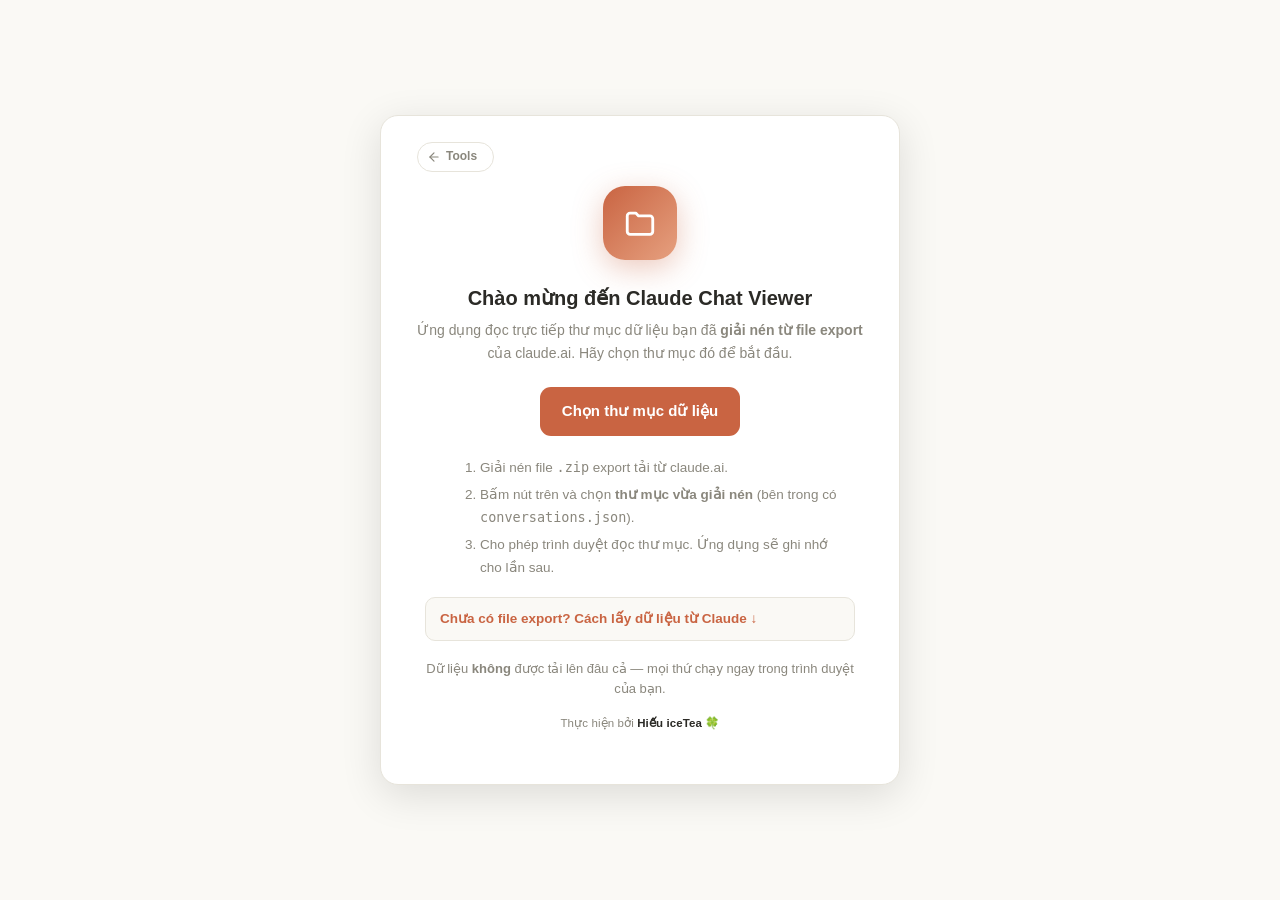
<file: claude-chat-viewer/index.html>
<!doctype html>
<!--
  Claude Chat Viewer — trình xem offline cho dữ liệu export của claude.ai
  Tác giả: Hiếu iceTea 🍀
  Hỗ trợ bởi: Claude (Claude Code, model Claude Opus 4.8)
  Kiến trúc data-driven: toàn bộ code tách khỏi dữ liệu; đọc trực tiếp thư mục export.
-->
<html lang="vi">
<head>
  <meta charset="utf-8">
  <meta name="viewport" content="width=device-width, initial-scale=1">
  <title>Claude Chat Viewer - by Hiếu iceTea 🍀</title>

  <!-- Chia sẻ mạng xã hội — Facebook / Messenger / Zalo / Microsoft Teams đều đọc Open Graph -->
  <meta property="og:type" content="website">
  <meta property="og:url" content="https://tools.hieu-icetea.io.vn/claude-chat-viewer/">
  <meta property="og:site_name" content="Tools — Hiếu iceTea">
  <meta property="og:locale" content="vi_VN">
  <meta property="og:title" content="Claude Chat Viewer — Xem offline dữ liệu export claude.ai">
  <meta property="og:description" content="Xem dữ liệu export từ claude.ai ngay trong trình duyệt, 100% offline — không gửi đi đâu. Tìm kiếm toàn văn, xem dự án, xuất Markdown/ZIP. Mở là dùng, miễn phí.">
  <meta property="og:image" content="https://tools.hieu-icetea.io.vn/claude-chat-viewer/assets/og-image/og-a-cream.png">
  <meta property="og:image:width" content="1200">
  <meta property="og:image:height" content="630">
  <meta property="og:image:alt" content="Claude Chat Viewer — Xem offline dữ liệu export từ claude.ai, 100% trong trình duyệt">
  <meta name="twitter:card" content="summary_large_image">
  <meta name="twitter:title" content="Claude Chat Viewer — Xem offline dữ liệu export claude.ai">
  <meta name="twitter:description" content="Xem dữ liệu export từ claude.ai ngay trong trình duyệt, 100% offline. Tìm kiếm toàn văn, xuất Markdown/ZIP.">
  <meta name="twitter:image" content="https://tools.hieu-icetea.io.vn/claude-chat-viewer/assets/og-image/og-a-cream.png">

  <link rel="stylesheet" href="css/styles.css">
  <script>
    // Bắt lỗi khởi động (vd trình duyệt cũ không hiểu cú pháp) → hiện thông báo thay vì trang trắng
    window.addEventListener("error", function (e) {
      var app = document.getElementById("app");
      if (app && !app.hidden) return;           // app đã chạy được thì bỏ qua
      var f = document.getElementById("fatal");
      if (!f) return;
      f.hidden = false;
      var m = document.getElementById("fatalMsg");
      if (m && e && e.message) m.textContent = "Chi tiết kỹ thuật: " + e.message;
    });
  </script>
</head>
<body>

  <!-- ======= Khi TẮT JavaScript ======= -->
  <noscript>
    <div class="overlay">
      <div class="panel">
        <div class="logo-pulse" style="animation:none"><svg class="ic" viewBox="0 0 24 24" fill="none" stroke="currentColor" stroke-width="2" stroke-linecap="round" stroke-linejoin="round"><path d="M10.29 3.86 1.82 18a2 2 0 0 0 1.71 3h16.94a2 2 0 0 0 1.71-3L13.71 3.86a2 2 0 0 0-3.42 0z"/><path d="M12 9v4"/><path d="M12 17h.01"/></svg></div>
        <h2>Cần bật JavaScript</h2>
        <p class="sub">Ứng dụng đọc &amp; hiển thị dữ liệu ngay trong trình duyệt của bạn và cần
          <b>JavaScript</b> để hoạt động. Vui lòng bật JavaScript rồi tải lại trang.</p>
        <p class="hint">Khuyến nghị dùng phiên bản mới của <b>Chrome</b> hoặc <b>Edge</b>.</p>
        <p class="credit" style="margin-top:16px">Thực hiện bởi <a class="credit-link" href="https://hieu-icetea.io.vn" target="_blank" rel="noopener">Hiếu iceTea</a> 🍀</p>
      </div>
    </div>
  </noscript>

  <!-- ======= Trình duyệt không tương thích / lỗi khởi động ======= -->
  <div id="fatal" class="overlay" hidden>
    <div class="panel">
      <div class="logo-pulse" style="animation:none"><svg class="ic" viewBox="0 0 24 24" fill="none" stroke="currentColor" stroke-width="2" stroke-linecap="round" stroke-linejoin="round"><circle cx="12" cy="12" r="10"/><path d="m4.9 4.9 14.2 14.2"/></svg></div>
      <h2>Trình duyệt không tương thích</h2>
      <p class="sub">Có lỗi khi khởi động ứng dụng — có thể trình duyệt của bạn quá cũ
        hoặc thiếu tính năng cần thiết.</p>
      <p class="hint" id="fatalMsg"></p>
      <p class="hint">Hãy dùng phiên bản mới nhất của <b>Chrome</b> hoặc <b>Edge</b> rồi tải lại trang.</p>
    </div>
  </div>

  <!-- ======= Màn hình đang tải ======= -->
  <div id="loading" class="overlay" hidden>
    <div class="panel">
      <div class="logo-pulse"><svg class="ic" viewBox="0 0 24 24" fill="none" stroke="currentColor" stroke-width="2" stroke-linecap="round" stroke-linejoin="round"><path d="M21 15a2 2 0 0 1-2 2H7l-4 4V5a2 2 0 0 1 2-2h14a2 2 0 0 1 2 2z"/></svg></div>
      <h2>Đang tải dữ liệu</h2>
      <p class="sub">Đọc thư mục và dựng hội thoại…</p>
      <div class="dots"><i></i><i></i><i></i></div>
      <div id="loadStatus">Đang chuẩn bị…</div>
      <div class="bar"><span id="loadBar"></span></div>
      <div id="loadExtra" class="load-extra" hidden>
        <span id="loadElapsed"></span>
        <span id="loadEta"></span>
      </div>
    </div>
  </div>

  <!-- ======= Màn hình chọn thư mục ======= -->
  <div id="onboarding" class="overlay" hidden>
    <div class="panel">
      <div class="ob-back"><a class="backlink" href="../" title="Tools by Hiếu iceTea"><svg class="ic" viewBox="0 0 24 24" fill="none" stroke="currentColor" stroke-width="2" stroke-linecap="round" stroke-linejoin="round"><path d="M19 12H5"/><path d="m12 19-7-7 7-7"/></svg><span class="bl-base">Tools</span><span class="bl-extra"> by Hiếu iceTea</span></a></div>
      <div class="logo-pulse"><svg class="ic" viewBox="0 0 24 24" fill="none" stroke="currentColor" stroke-width="2" stroke-linecap="round" stroke-linejoin="round"><path d="M3 7a2 2 0 0 1 2-2h4l2 2h8a2 2 0 0 1 2 2v9a2 2 0 0 1-2 2H5a2 2 0 0 1-2-2z"/></svg></div>
      <h2 id="obTitle">Chào mừng</h2>
      <p class="sub" id="obDesc"></p>
      <div style="margin:22px 0 6px"><button id="btnChoose" class="btn">Chọn thư mục dữ liệu</button></div>
      <div class="warn" id="obError" hidden></div>
      <ol class="steps">
        <li>Giải nén file <code>.zip</code> export tải từ claude.ai.</li>
        <li>Bấm nút trên và chọn <b>thư mục vừa giải nén</b> (bên trong có <code>conversations.json</code>).</li>
        <li>Cho phép trình duyệt đọc thư mục. Ứng dụng sẽ ghi nhớ cho lần sau.</li>
      </ol>
      <details class="ob-export">
        <summary>Chưa có file export? Cách lấy dữ liệu từ Claude ↓</summary>
        <ol class="steps">
          <li>Mở <b>claude.ai</b> → bấm avatar/tên (góc màn hình) → <b>Settings</b>.</li>
          <li>Vào mục <b>Privacy</b> → bấm <b>Export data</b>.</li>
          <li>Claude gửi file <code>.zip</code> về <b>email</b> của tài khoản (mất vài phút đến vài giờ).</li>
        </ol>
        <p class="hint" style="margin-top:6px">Export chỉ gồm dữ liệu của <b>tài khoản đang đăng nhập</b>. Có nhiều tài khoản thì export từng cái.</p>
      </details>
      <p class="hint">Dữ liệu <b>không</b> được tải lên đâu cả — mọi thứ chạy ngay trong trình duyệt của bạn.</p>
      <p class="credit" style="margin-top:14px">Thực hiện bởi <a class="credit-link" href="https://hieu-icetea.io.vn" target="_blank" rel="noopener">Hiếu iceTea</a> 🍀</p>
    </div>
  </div>

  <!-- ======= Ứng dụng ======= -->
  <div id="app" hidden>
    <aside id="side">
      <div class="side-top">
        <!-- Chế độ 2 hàng: nút quay lại nằm hàng riêng (ẩn khi headerRows=1) -->
        <div class="backlink-bar"><a class="backlink" href="../" title="Tools by Hiếu iceTea"><svg class="ic" viewBox="0 0 24 24" fill="none" stroke="currentColor" stroke-width="2" stroke-linecap="round" stroke-linejoin="round"><path d="M19 12H5"/><path d="m12 19-7-7 7-7"/></svg><span class="bl-base">Tools</span><span class="bl-extra"> by Hiếu iceTea</span></a></div>
        <div class="side-title">
          <!-- Chế độ 1 hàng: nút quay lại gộp cùng hàng tiêu đề (ẩn khi headerRows=2) -->
          <span class="backlink-wrap"><a class="backlink" href="../" title="Tools by Hiếu iceTea"><svg class="ic" viewBox="0 0 24 24" fill="none" stroke="currentColor" stroke-width="2" stroke-linecap="round" stroke-linejoin="round"><path d="M19 12H5"/><path d="m12 19-7-7 7-7"/></svg><span class="bl-base">Tools</span><span class="bl-extra"> by Hiếu iceTea</span></a></span>
          <span id="brand"><svg class="ic" viewBox="0 0 24 24" fill="none" stroke="currentColor" stroke-width="2" stroke-linecap="round" stroke-linejoin="round"><path d="M21 15a2 2 0 0 1-2 2H7l-4 4V5a2 2 0 0 1 2-2h14a2 2 0 0 1 2 2z"/></svg><span>Claude Chat Viewer</span></span>
          <button id="btnSettings" class="gear" title="Cài đặt" aria-label="Cài đặt"><svg class="ic" viewBox="0 0 24 24" fill="none" stroke="currentColor" stroke-width="2" stroke-linecap="round" stroke-linejoin="round"><path d="M10.1 3.9 10.5 1.5 13.5 1.5 13.9 3.9 16.4 5.0 18.4 3.5 20.5 5.6 19.0 7.6 20.1 10.1 22.5 10.5 22.5 13.5 20.1 13.9 19.0 16.4 20.5 18.4 18.4 20.5 16.4 19.0 13.9 20.1 13.5 22.5 10.5 22.5 10.1 20.1 7.6 19.0 5.6 20.5 3.5 18.4 5.0 16.4 3.9 13.9 1.5 13.5 1.5 10.5 3.9 10.1 5.0 7.6 3.5 5.6 5.6 3.5 7.6 5.0Z"/><circle cx="12" cy="12" r="3.1"/></svg></button>
        </div>
        <div id="rootName" class="root-name" title=""></div>
        <div class="tabs">
          <button id="tabConv" class="tab active">Hội thoại</button>
          <button id="tabProj" class="tab">Dự án</button>
          <button id="btnExportAll" class="tab tab-export" title="Xuất tất cả (.zip)" aria-label="Xuất tất cả (.zip)"><svg class="ic" viewBox="0 0 24 24" fill="none" stroke="currentColor" stroke-width="2" stroke-linecap="round" stroke-linejoin="round"><path d="M21 15v4a2 2 0 0 1-2 2H5a2 2 0 0 1-2-2v-4"/><path d="m7 10 5 5 5-5"/><path d="M12 15V3"/></svg></button>
        </div>
      </div>
      <div class="search-wrap">
        <input id="q" placeholder="Tìm…">
        <button id="qClear" class="q-clear" title="Xoá tìm kiếm" aria-label="Xoá tìm kiếm" hidden><svg class="ic" viewBox="0 0 24 24" fill="none" stroke="currentColor" stroke-width="2" stroke-linecap="round" stroke-linejoin="round"><path d="M18 6 6 18"/><path d="m6 6 12 12"/></svg></button>
      </div>
      <div id="list"></div>
      <div class="side-foot">
        <span class="credit">Thực hiện bởi <a class="credit-link" href="https://hieu-icetea.io.vn" target="_blank" rel="noopener">Hiếu iceTea</a> 🍀</span>
      </div>
    </aside>
    <main id="main">
      <div id="mainEmpty">← Chọn một mục để xem</div>
    </main>
  </div>

  <!-- ======= Modal cài đặt ======= -->
  <div id="settings" class="modal" hidden>
    <div class="panel">
      <h2>Cài đặt</h2>
      <div class="field">
        <div class="k">Thư mục dữ liệu</div>
        <div class="v" id="setRoot">—</div>
        <div class="k2">Trình duyệt chỉ cung cấp <b>tên thư mục</b>, không cung cấp đường dẫn tuyệt đối (vì bảo mật).</div>
      </div>
      <div class="field">
        <div class="k">Tổng dung lượng</div>
        <div class="v" id="setSize">—</div>
      </div>
      <div class="field">
        <div class="k">Tài khoản</div>
        <div class="v" id="setAccount">—</div>
      </div>
      <div class="field">
        <div class="k">Số điện thoại</div>
        <div class="v" id="setPhone">—</div>
      </div>
      <div class="field">
        <div class="k">Nội dung</div>
        <div class="v" id="setCounts">—</div>
      </div>
      <div class="field" id="setRawWrap"></div>
      <div class="field">
        <div class="k">Giao diện</div>
        <label class="switch v"><input type="checkbox" id="themeToggle"> Chế độ tối</label>
      </div>
      <div class="row">
        <button id="btnChange" class="btn small">Đổi thư mục</button>
        <button id="btnClear" class="btn small ghost">Xoá cấu hình</button>
        <button id="btnExportUsers" class="btn small ghost" title="Xuất thông tin tài khoản (users.json) ra Markdown">Xuất .md</button>
        <button id="btnCloseSettings" class="btn small ghost" style="margin-left:auto">Đóng</button>
      </div>
    </div>
  </div>

  <!-- ======= Modal xuất Markdown ======= -->
  <div id="exportModal" class="modal" hidden>
    <div class="panel">
      <h2 id="exTitle">Xuất hội thoại ra Markdown</h2>
      <div class="ex-presets">
        <button id="exPresetFull" class="btn small ghost" title="Bật tất cả, gồm JSON gốc — không mất gì">Lưu trữ đầy đủ (100%)</button>
        <button id="exPresetAI" class="btn small ghost" title="Đủ ngữ cảnh cho AI tiếp tục, tiết kiệm dung lượng">Gọn cho AI</button>
      </div>
      <div id="exOptions" class="ex-options"></div>
      <div class="ex-coverage">
        <span id="exCoverage">Độ phủ dữ liệu: —</span>
        <div class="ex-covbar"><span id="exCovFill"></span></div>
      </div>
      <div class="field">
        <div class="k">Tên file</div>
        <input id="exFilename" class="ex-filename" type="text" spellcheck="false">
      </div>
      <div class="row">
        <button id="exDownload" class="btn small">Tải file .md</button>
        <button id="exClose" class="btn small ghost" style="margin-left:auto">Đóng</button>
      </div>
    </div>
  </div>

  <!-- input dự phòng khi trình duyệt không hỗ trợ File System Access API -->
  <input id="dirInput" type="file" webkitdirectory directory multiple hidden>

  <script src="js/config.js"></script>
  <script src="js/icons.js"></script>
  <script src="js/markdown.js"></script>
  <script src="js/blocks.js"></script>
  <script src="js/storage.js"></script>
  <script src="js/loader.js"></script>
  <script src="js/exporter.js"></script>
  <script src="js/zip.js"></script>
  <script src="js/ui.js"></script>
  <script src="js/app.js"></script>
</body>
</html>
</file>
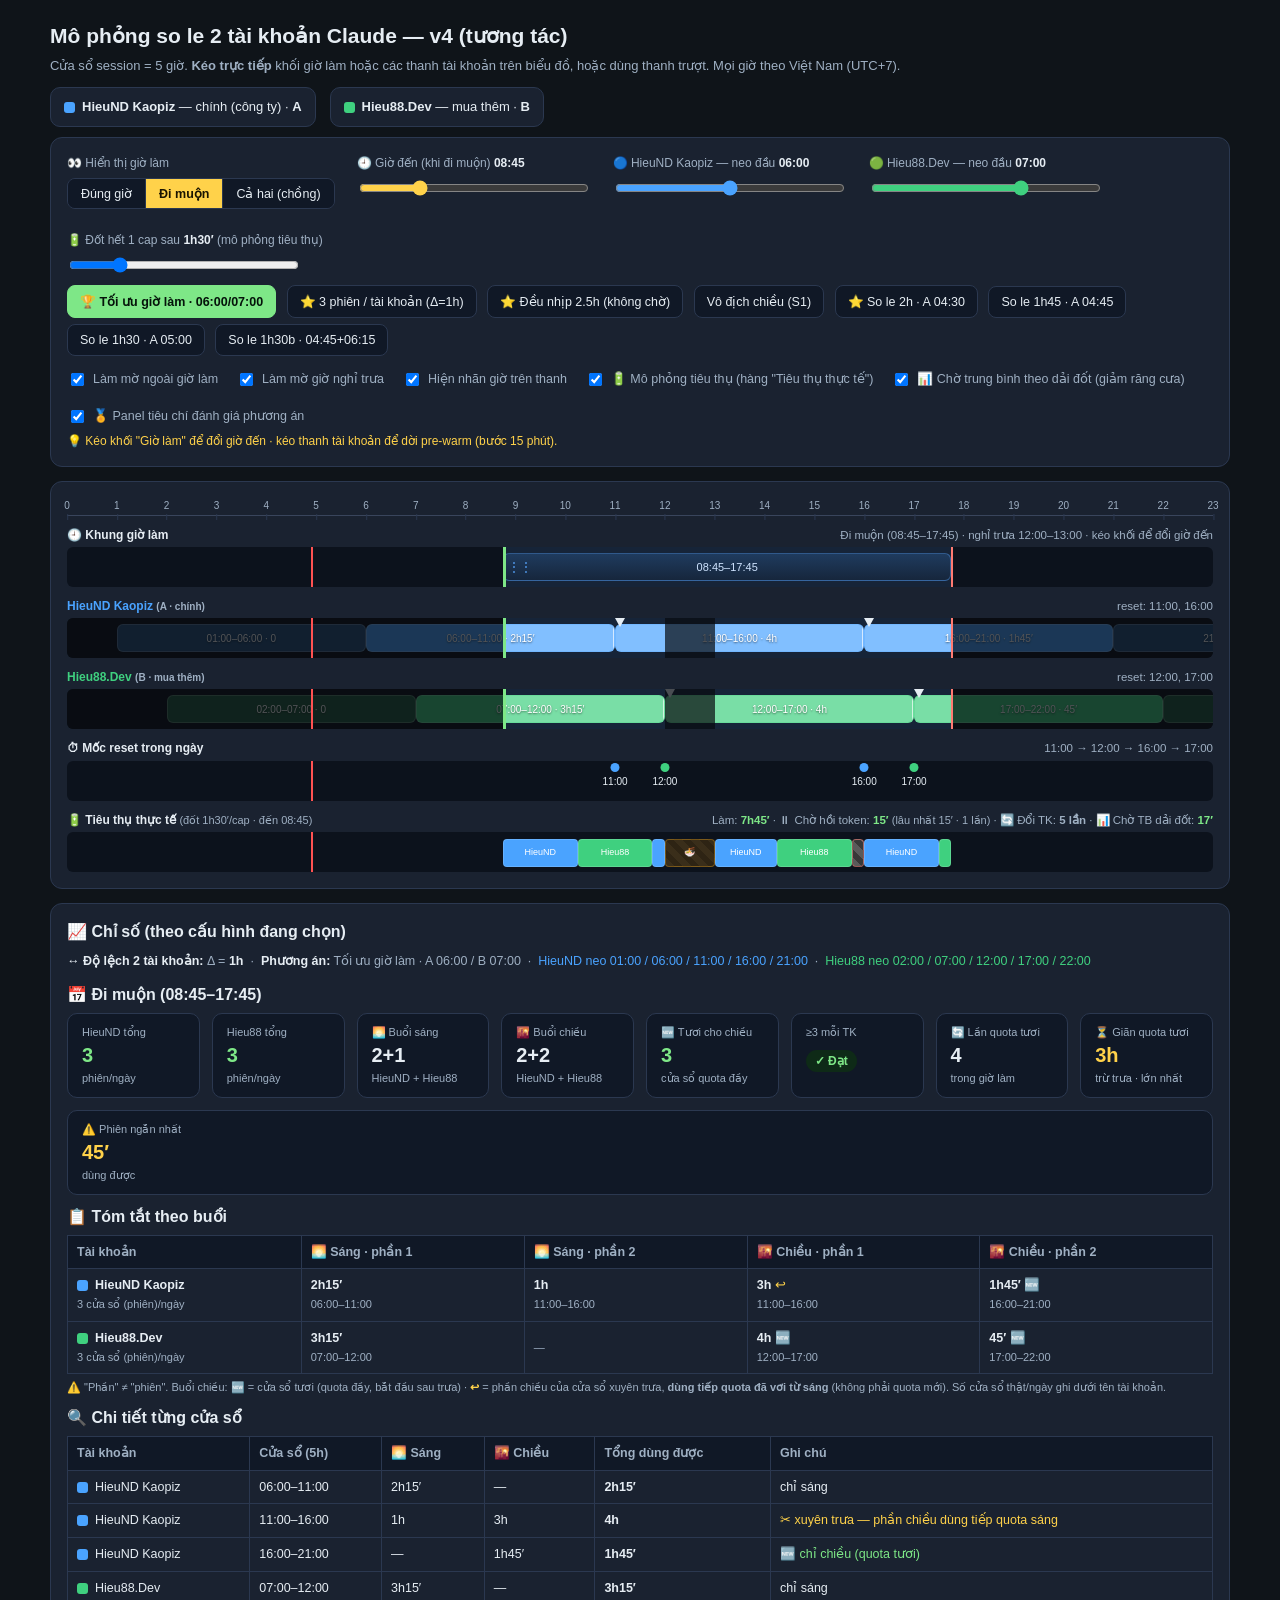
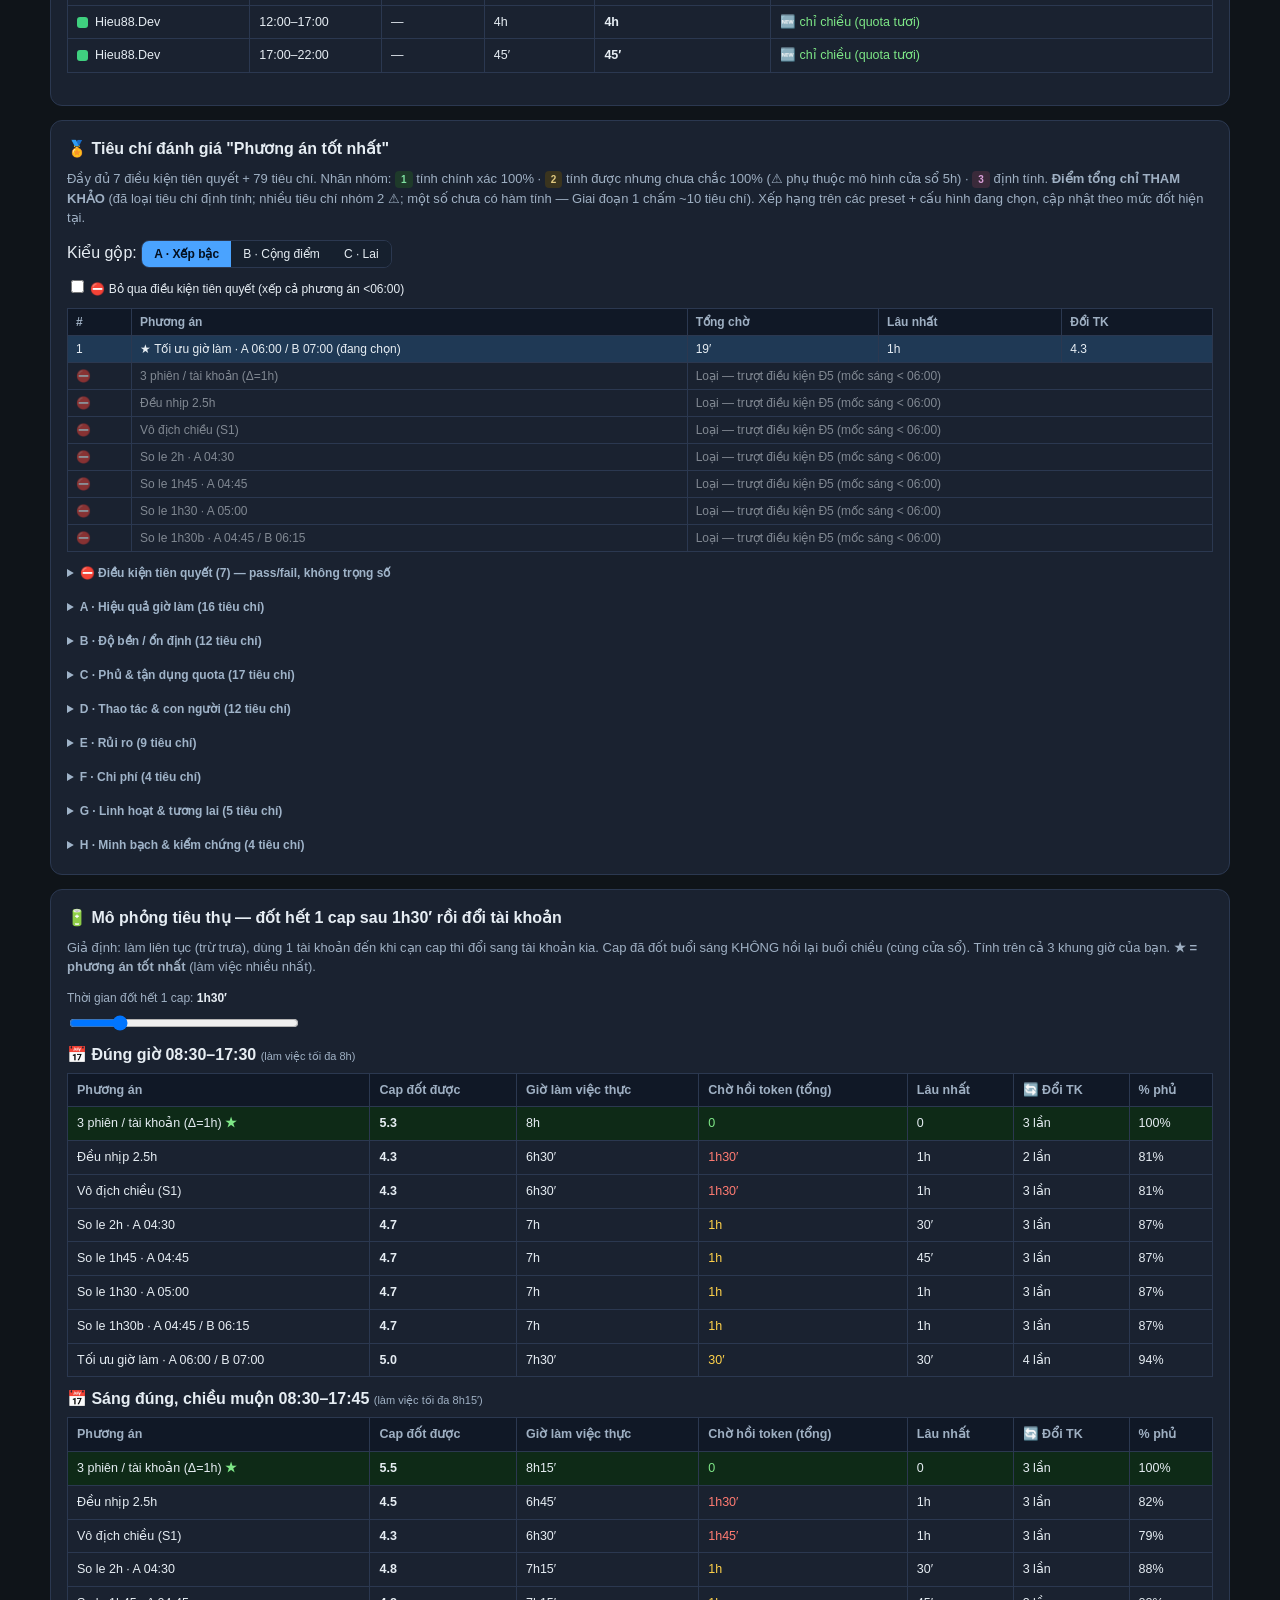
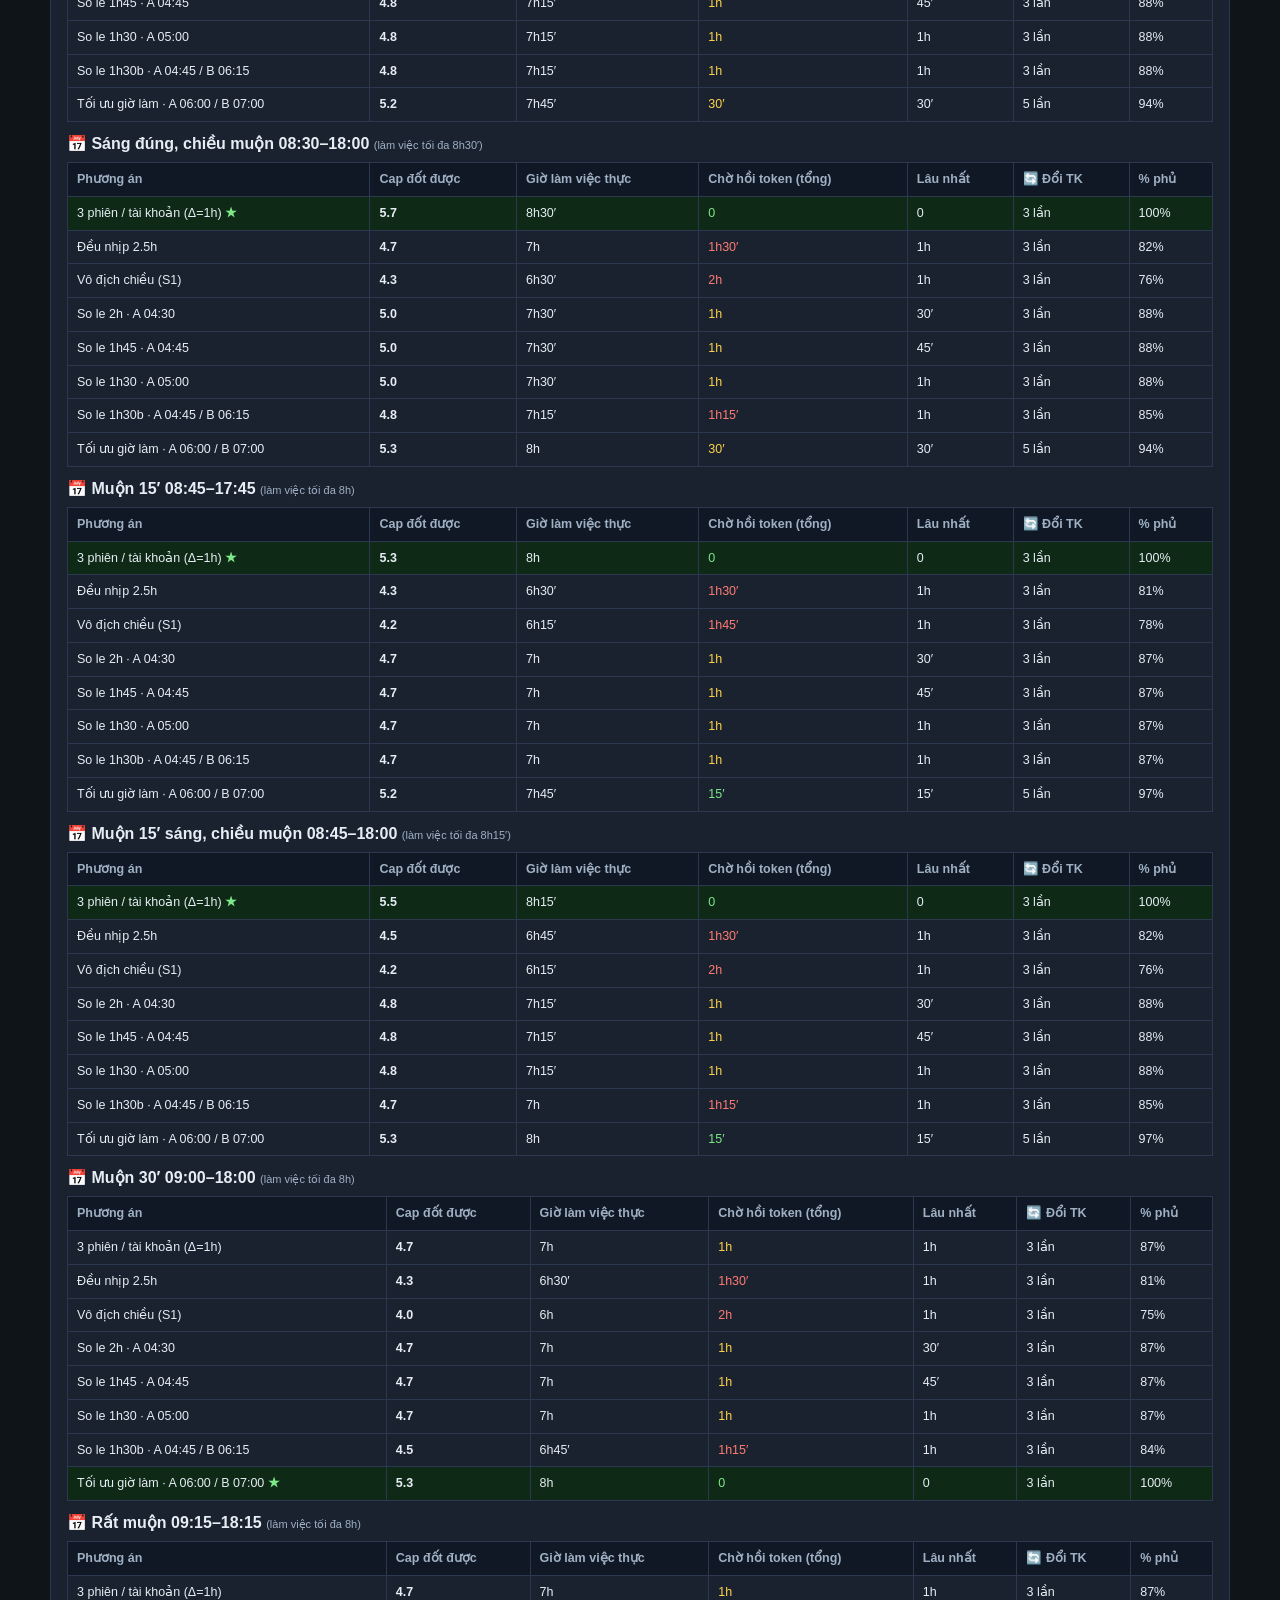
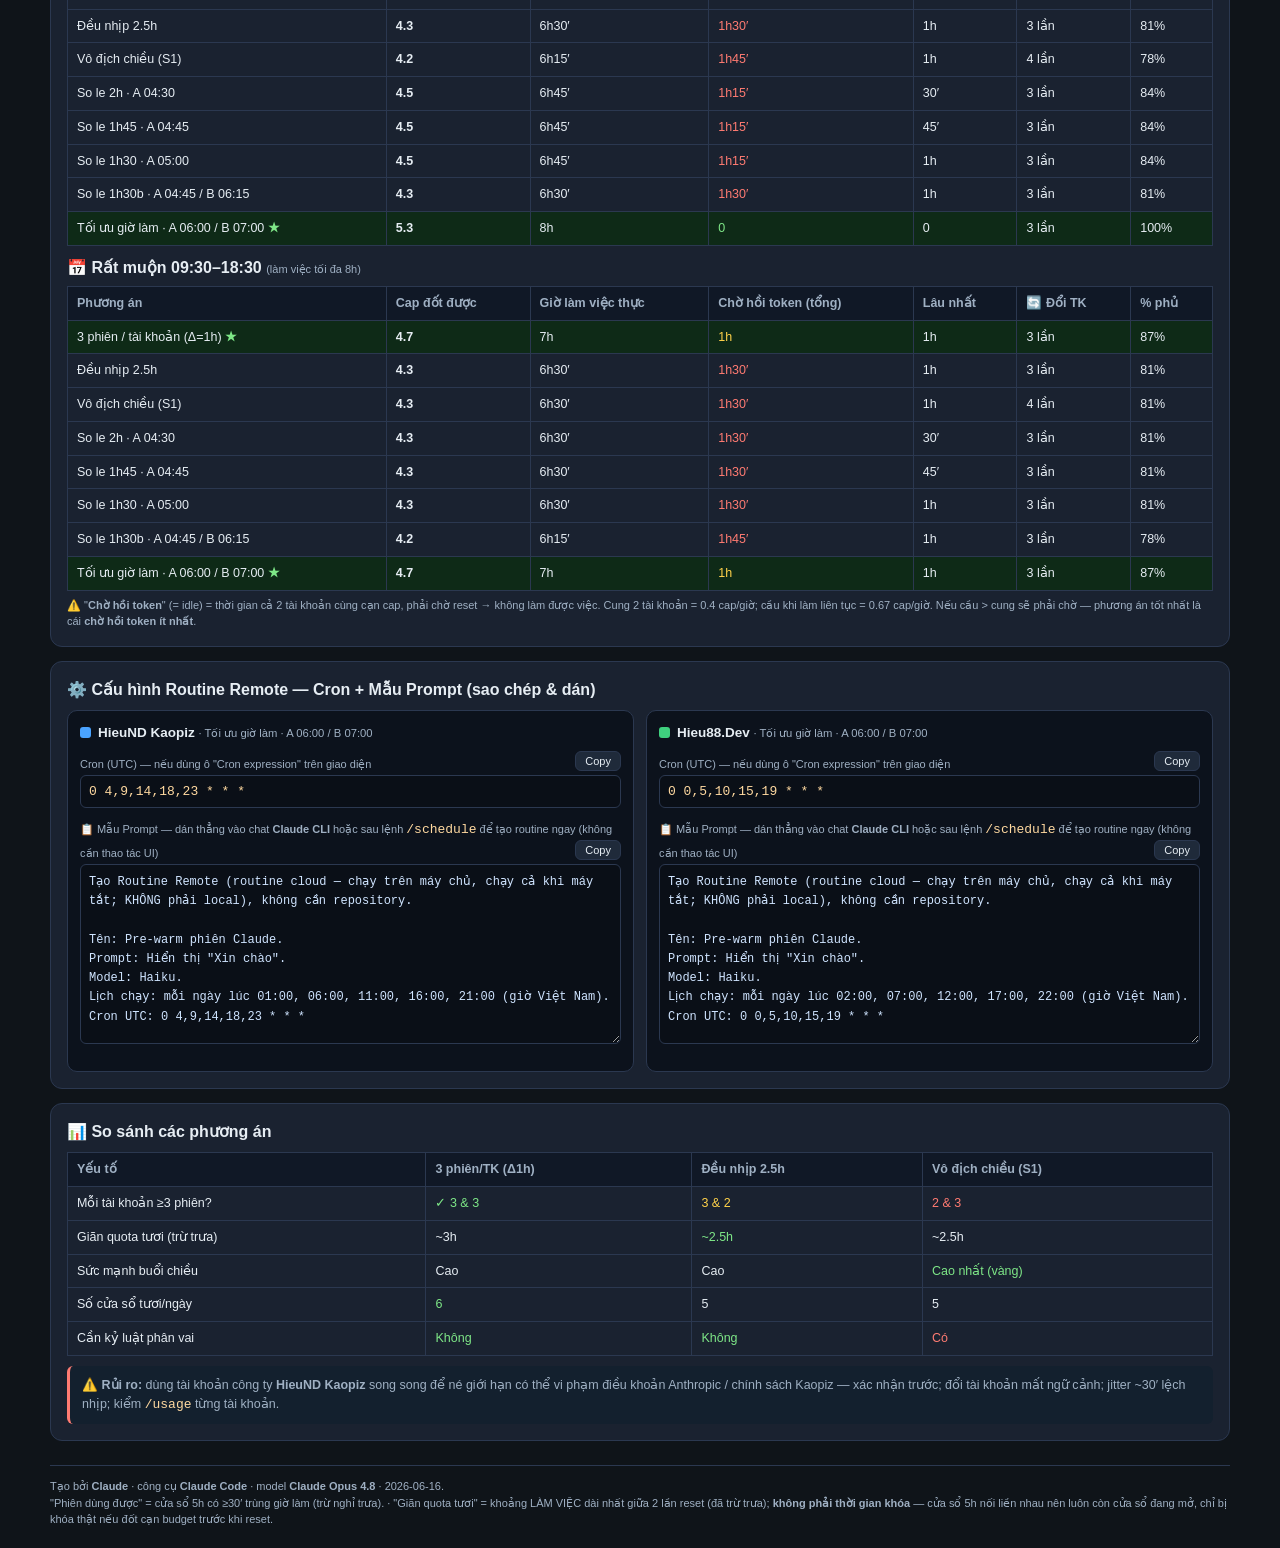
<file: claude-session-planner/index.html>
<!DOCTYPE html>
<!--
  Mô phỏng & tối ưu SO LE 2 TÀI KHOẢN Claude (cửa sổ 5 giờ) — bản tương tác v4
  Tạo bởi: Claude (công cụ: Claude Code · model: Claude Opus 4.8)
  Ngày tạo: 2026-06-16
  Tính năng v4: timeline full-width; kéo thả giờ làm + 2 tài khoản trên biểu đồ;
                toggle làm mờ ngoài giờ / nghỉ trưa; cron linh động; mẫu Prompt tạo Routine.
-->
<html lang="vi">
<head>
<meta charset="UTF-8">
<meta name="viewport" content="width=device-width, initial-scale=1.0">
<title>Mô phỏng so le 2 tài khoản Claude — v4 tương tác</title>
<style>
  :root{
    --bg:#0f1419; --card:#1a2230; --ink:#e6edf3; --muted:#9fb0c3;
    --grid:#2b3850; --line:#39455c;
    --work:rgba(88,166,255,.12); --lunch:rgba(255,176,32,.32); --dim:rgba(8,11,15,.7);
    --kaopiz:#4aa3ff; --kaopizDim:#27517d; --dev:#3fd07f; --devDim:#235c3f;
    --gold:#ffd24a; --accent:#7ee787; --bad:#ff7b72;
  }
  *{box-sizing:border-box}
  body{margin:0;background:var(--bg);color:var(--ink);font-family:-apple-system,BlinkMacSystemFont,"Segoe UI",Roboto,Helvetica,Arial,sans-serif;line-height:1.5;padding:20px}
  .wrap{max-width:1180px;margin:0 auto}
  h1{font-size:21px;margin:0 0 4px} h2{font-size:16px;margin:0 0 8px}
  .sub{color:var(--muted);font-size:13px;margin:0 0 12px}
  .accounts{display:flex;gap:14px;flex-wrap:wrap;margin:10px 0}
  .acc{background:var(--card);border:1px solid var(--grid);border-radius:10px;padding:9px 13px;font-size:13px}
  .dot{display:inline-block;width:11px;height:11px;border-radius:3px;margin-right:7px;vertical-align:middle}
  .card{background:var(--card);border:1px solid var(--grid);border-radius:12px;padding:16px;margin-bottom:14px}
  .controls{display:flex;gap:22px;flex-wrap:wrap;align-items:flex-start}
  .ctl{display:flex;flex-direction:column;gap:6px}
  .ctl label{font-size:12px;color:var(--muted)}
  .ctl .val{font-weight:700;font-variant-numeric:tabular-nums;color:var(--ink)}
  input[type=range]{width:230px}
  #rArr{accent-color:var(--gold)} #rA{accent-color:var(--kaopiz)} #rB{accent-color:var(--dev)}
  .presets button{background:#101826;color:var(--ink);border:1px solid var(--grid);border-radius:8px;padding:8px 12px;font-size:12.5px;cursor:pointer;margin:0 6px 6px 0}
  .presets button:hover{background:#1f2a3a}
  .presets button.on{background:var(--accent);color:#05130a;font-weight:700;border-color:var(--accent)}
  .seg{display:inline-flex;border:1px solid var(--grid);border-radius:8px;overflow:hidden}
  .seg button{background:#101826;color:var(--ink);border:0;border-right:1px solid var(--grid);padding:7px 13px;font-size:12.5px;cursor:pointer;margin:0}
  .seg button:last-child{border-right:0}
  .seg button.on{background:var(--gold);color:#1a1400;font-weight:700}
  .band-ref{background:rgba(88,166,255,.05);border:1px dashed #58a6ff99}
  .reflab{position:absolute;top:1px;font-size:9px;color:#9fc4ff;pointer-events:none}
  input[type=range]:disabled{opacity:.35}
  .toggles{display:flex;gap:18px;flex-wrap:wrap;margin-top:8px;font-size:12.5px;color:var(--muted)}
  .toggles label{display:inline-flex;align-items:center;gap:6px;cursor:pointer}
  .hint{font-size:12px;color:var(--gold);margin:6px 0 0}
  /* timeline full-width */
  .axis{position:relative;height:18px;border-bottom:1px solid var(--line);margin-bottom:6px}
  .tick{position:absolute;top:0;transform:translateX(-50%);font-size:10px;color:var(--muted)}
  .tick::after{content:"";position:absolute;left:50%;top:16px;width:1px;height:6px;background:var(--grid)}
  .rlab{font-size:12px;margin:10px 0 3px;display:flex;justify-content:space-between;align-items:baseline}
  .rlab .nm{font-weight:600} .rlab .meta{color:var(--muted);font-size:11.5px}
  .track{position:relative;height:40px;width:100%;border-radius:6px;background:#0c121c;overflow:hidden}
  .track.drag{cursor:grab} .track.drag.grabbing{cursor:grabbing}
  .band{position:absolute;top:0;bottom:0;pointer-events:none}
  .band-work{background:var(--work)}
  .band-lunch{background:var(--lunch);border-left:1px solid #ffb020aa;border-right:1px solid #ffb020aa}
  .lunchlab{position:absolute;top:1px;left:50%;transform:translateX(-50%);font-size:10px;opacity:.85;pointer-events:none}
  .dim{background:var(--dim);z-index:6}
  .wedge{position:absolute;top:0;bottom:0;width:2px;z-index:7}
  .wedge.s{background:var(--accent)} .wedge.e{background:var(--bad)}
  .startflag{position:absolute;top:-13px;transform:translateX(-50%);font-size:9.5px;font-weight:700;white-space:nowrap;z-index:9}
  .cseg{position:absolute;top:7px;height:28px;border-radius:4px;font-size:9px;color:#fff;display:flex;align-items:center;justify-content:center;overflow:hidden;white-space:nowrap;z-index:3;border:1px solid rgba(255,255,255,.15)}
  .cseg.a{background:var(--kaopiz)} .cseg.b{background:var(--dev)}
  .cseg.idle{background:repeating-linear-gradient(45deg,#5a5a5a,#5a5a5a 6px,#383838 6px,#383838 12px);color:#ffd9d9;border:1px solid #ff7b7277;font-weight:700}
  .cseg.lunch{background:repeating-linear-gradient(45deg,#3a2e1a,#3a2e1a 6px,#2e2414 6px,#2e2414 12px);color:#e8c98a;border-color:#ffb02055}
  .workpill{position:absolute;top:6px;height:28px;border-radius:6px;background:linear-gradient(180deg,#1f3b5e,#16263c);border:1px solid #58a6ff66;cursor:grab;display:flex;align-items:center;justify-content:center;font-size:11px;color:#cfe4ff;z-index:4}
  .workpill .grip{position:absolute;left:4px;top:50%;transform:translateY(-50%);color:#58a6ff;font-size:12px}
  .win{position:absolute;top:6px;height:28px;border-radius:6px;font-size:10px;color:#fff;display:flex;align-items:center;justify-content:center;overflow:hidden;white-space:nowrap;border:1px solid rgba(255,255,255,.22);z-index:3}
  .win.kaopiz{background:var(--kaopiz)} .win.kaopiz.pre{background:var(--kaopizDim)}
  .win.dev{background:var(--dev)} .win.dev.pre{background:var(--devDim)}
  .win.gold{outline:2px solid var(--gold);outline-offset:-2px;box-shadow:0 0 9px #ffd24a88}
  .win .use{position:absolute;left:0;top:0;bottom:0;background:rgba(255,255,255,.30);border-right:1px solid #ffffffaa}
  .win .lab{position:relative;z-index:2;text-shadow:0 1px 2px #0008;padding:0 3px}
  .reset{position:absolute;top:0;width:0;height:0;border-left:5px solid transparent;border-right:5px solid transparent;border-top:9px solid var(--ink);z-index:5}
  .rflagrow{position:relative;height:26px}
  .rflag{position:absolute;top:2px;transform:translateX(-50%);font-size:10px;text-align:center}
  .rflag .pin{display:block;width:9px;height:9px;border-radius:50%;margin:0 auto 2px}
  .nowline{position:absolute;top:0;bottom:0;width:2px;background:#ff5252;z-index:8}
  .nowline::after{content:"● " attr(data-t);position:absolute;top:-13px;left:50%;transform:translateX(-50%);font-size:9px;color:#ff5252;white-space:nowrap}
  /* info */
  .stats{display:flex;gap:12px;flex-wrap:wrap}
  .stat{background:#101826;border:1px solid var(--grid);border-radius:10px;padding:10px 14px;min-width:130px;flex:1}
  .stat .big{font-size:20px;font-weight:700} .stat .lbl{font-size:11px;color:var(--muted)}
  .ok{color:var(--accent)} .warn{color:var(--gold)} .ng{color:var(--bad)}
  .pill{display:inline-block;padding:2px 9px;border-radius:20px;font-size:12px;font-weight:600}
  .pill.ok{background:#0e2a17;color:var(--accent)} .pill.ng{background:#2c1413;color:var(--bad)}
  .detail{font-size:12.5px;color:var(--muted);margin-top:10px} .detail b{color:var(--ink)}
  .summs{display:flex;gap:10px;flex-wrap:wrap;margin-top:8px}
  .summ{flex:1;min-width:300px;background:#0c121c;border:1px solid var(--grid);border-radius:8px;padding:9px 12px;font-size:12.5px}
  .summ .snm{font-weight:700;margin-bottom:5px;font-size:13px}
  .summ .ln{margin:2px 0}
  .muted{color:var(--muted);font-weight:400;font-size:11px}
  /* config cards */
  .cfgs{display:flex;gap:12px;flex-wrap:wrap}
  .cfg{flex:1;min-width:330px;background:#0c121c;border:1px solid var(--grid);border-radius:10px;padding:12px}
  .cfg h3{margin:0 0 8px;font-size:13.5px}
  .cfg .field{margin-bottom:8px}
  .cfg .k{font-size:11px;color:var(--muted)}
  .segc{display:inline-flex;border:1px solid var(--grid);border-radius:8px;overflow:hidden;vertical-align:middle}
  .segc button{background:#16202e;color:var(--ink);border:0;padding:6px 12px;cursor:pointer;font-size:12px}
  .segc button.on{background:var(--kaopiz);color:#04101f;font-weight:600}
  .crit-rank{width:100%;border-collapse:collapse;margin:8px 0;font-size:12px}
  .crit-rank th,.crit-rank td{border:1px solid var(--grid);padding:4px 8px;text-align:left}
  .crit-rank tr.best{background:rgba(56,160,255,.18)}
  .crit-grp{margin-top:8px;font-size:12px}
  .crit-grp summary{cursor:pointer;font-weight:600;color:#9fb3c8;padding:4px 0}
  .crit-tbl{width:100%;border-collapse:collapse;font-size:11.5px;margin:4px 0}
  .crit-tbl th,.crit-tbl td{border:1px solid var(--grid);padding:3px 7px;text-align:left;vertical-align:top}
  .tier{display:inline-block;font-size:10px;padding:1px 6px;border-radius:4px;font-weight:600}
  .tier1{background:#1e3a2a;color:#7fe0a0}
  .tier2{background:#3a341e;color:#e0c97f}
  .tier3{background:#3a2a3a;color:#d99fd9}
  .crit-na{color:var(--muted);font-style:italic}
  code{font-family:ui-monospace,Menlo,monospace;font-size:13px;color:#ffd9a0}
  .copy{background:#1f2a3a;color:var(--ink);border:1px solid var(--grid);border-radius:6px;font-size:11px;padding:3px 9px;cursor:pointer;float:right}
  .copy:hover{background:#2a3850}
  textarea{width:100%;background:#0a0f17;color:#cfe4ff;border:1px solid var(--grid);border-radius:6px;font-family:ui-monospace,Menlo,monospace;font-size:12px;padding:8px;resize:vertical;min-height:180px;line-height:1.6}
  .cronline{display:flex;align-items:center;gap:8px;justify-content:space-between;background:#0a0f17;border:1px solid var(--grid);border-radius:6px;padding:6px 8px}
  table{border-collapse:collapse;width:100%;font-size:12.5px;margin-top:6px}
  th,td{border:1px solid var(--grid);padding:7px 9px;text-align:left} th{background:#101826;color:var(--muted)}
  .note{font-size:12.5px;color:var(--muted);background:#13202e;border-left:3px solid var(--kaopiz);padding:10px 12px;border-radius:6px;margin-top:10px}
  .note.risk{border-left-color:var(--bad)}
  footer{margin-top:24px;font-size:11px;color:var(--muted);border-top:1px solid var(--grid);padding-top:12px}
  .flash{animation:fl 1.6s ease}
  @keyframes fl{0%{box-shadow:0 0 0 3px var(--gold)}70%{box-shadow:0 0 0 3px var(--gold)}100%{box-shadow:0 0 0 0 transparent}}
</style>
</head>
<body>
<div class="wrap">
  <h1>Mô phỏng so le 2 tài khoản Claude — v4 (tương tác)</h1>
  <p class="sub">Cửa sổ session = 5 giờ. <b>Kéo trực tiếp</b> khối giờ làm hoặc các thanh tài khoản trên biểu đồ, hoặc dùng thanh trượt. Mọi giờ theo Việt Nam (UTC+7).</p>

  <div class="accounts">
    <div class="acc"><span class="dot" style="background:var(--kaopiz)"></span><b>HieuND Kaopiz</b> — chính (công ty) · <b>A</b></div>
    <div class="acc"><span class="dot" style="background:var(--dev)"></span><b>Hieu88.Dev</b> — mua thêm · <b>B</b></div>
  </div>

  <!-- CONTROLS -->
  <div class="card">
    <div class="controls">
      <div class="ctl"><label>👀 Hiển thị giờ làm</label>
        <div class="seg" id="segMode">
          <button data-m="ontime">Đúng giờ</button>
          <button data-m="late">Đi muộn</button>
          <button data-m="both">Cả hai (chồng)</button>
        </div>
      </div>
      <div class="ctl"><label>🕘 Giờ đến (khi đi muộn) <span class="val" id="vArr">09:00</span></label><input type="range" id="rArr" min="8.5" max="9.5" step="0.25" value="9"></div>
      <div class="ctl"><label>🔵 HieuND Kaopiz — neo đầu <span class="val" id="vA">05:30</span></label><input type="range" id="rA" min="3" max="9" step="0.25" value="5.5"></div>
      <div class="ctl"><label>🟢 Hieu88.Dev — neo đầu <span class="val" id="vB">06:30</span></label><input type="range" id="rB" min="3" max="9" step="0.25" value="6.5"></div>
      <div class="ctl"><label>🔋 Đốt hết 1 cap sau <span class="val" id="vBurnC">2h</span> (mô phỏng tiêu thụ)</label><input type="range" id="rBurnC" min="1" max="3.5" step="0.25" value="2"></div>
    </div>
    <div class="presets" id="presets" style="margin-top:10px">
      <button data-p="optWork">🏆 Tối ưu giờ làm · 06:00/07:00</button>
      <button data-p="three" class="on">⭐ 3 phiên / tài khoản (Δ=1h)</button>
      <button data-p="even25">⭐ Đều nhịp 2.5h (không chờ)</button>
      <button data-p="golden">Vô địch chiều (S1)</button>
      <button data-p="even2">⭐ So le 2h · A 04:30</button>
      <button data-p="stag1845">So le 1h45 · A 04:45</button>
      <button data-p="stag1530">So le 1h30 · A 05:00</button>
      <button data-p="stagB">So le 1h30b · 04:45+06:15</button>
    </div>
    <div class="toggles">
      <label><input type="checkbox" id="tDimOut" checked> Làm mờ ngoài giờ làm</label>
      <label><input type="checkbox" id="tDimLunch" checked> Làm mờ giờ nghỉ trưa</label>
      <label><input type="checkbox" id="tLabels" checked> Hiện nhãn giờ trên thanh</label>
      <label><input type="checkbox" id="tSim"> 🔋 Mô phỏng tiêu thụ (hàng "Tiêu thụ thực tế")</label>
      <label><input type="checkbox" id="tAvg" checked> 📊 Chờ trung bình theo dải đốt (giảm răng cưa)</label>
      <label><input type="checkbox" id="tCrit" checked> 🏅 Panel tiêu chí đánh giá phương án</label>
    </div>
    <div class="hint">💡 Kéo khối "Giờ làm" để đổi giờ đến · kéo thanh tài khoản để dời pre-warm (bước 15 phút).</div>
  </div>

  <!-- TIMELINE full width -->
  <div class="card">
    <div class="axis" id="axis"></div>
    <div id="timeline"></div>
  </div>

  <!-- INFO -->
  <div class="card">
    <h2>📈 Chỉ số (theo cấu hình đang chọn)</h2>
    <div class="stats" id="stats"></div>
    <div class="detail" id="detail"></div>
  </div>

  <!-- CRITERIA: best-plan scoring -->
  <div class="card" id="critwrap">
    <h2>🏅 Tiêu chí đánh giá "Phương án tốt nhất"</h2>
    <p class="sub">Đầy đủ 7 điều kiện tiên quyết + 79 tiêu chí. Nhãn nhóm: <span class="tier tier1">1</span> tính chính xác 100% · <span class="tier tier2">2</span> tính được nhưng chưa chắc 100% (⚠ phụ thuộc mô hình cửa sổ 5h) · <span class="tier tier3">3</span> định tính. <b>Điểm tổng chỉ THAM KHẢO</b> (đã loại tiêu chí định tính; nhiều tiêu chí nhóm 2 ⚠; một số chưa có hàm tính — Giai đoạn 1 chấm ~10 tiêu chí). Xếp hạng trên các preset + cấu hình đang chọn, cập nhật theo mức đốt hiện tại.</p>
    <div style="margin:8px 0">Kiểu gộp:
      <span class="segc" id="segAgg">
        <button data-g="A">A · Xếp bậc</button>
        <button data-g="B">B · Cộng điểm</button>
        <button data-g="C">C · Lai</button>
      </span>
    </div>
    <div style="margin:6px 0"><label style="font-size:12px"><input type="checkbox" id="tGate"> ⛔ Bỏ qua điều kiện tiên quyết (xếp cả phương án &lt;06:00)</label></div>
    <div id="critout"></div>
  </div>

  <!-- SIM -->
  <div class="card" id="simwrap" style="display:none">
    <h2>🔋 Mô phỏng tiêu thụ — đốt hết 1 cap sau <span id="vBurn">2h</span> rồi đổi tài khoản</h2>
    <p class="sub">Giả định: làm liên tục (trừ trưa), dùng 1 tài khoản đến khi cạn cap thì đổi sang tài khoản kia. Cap đã đốt buổi sáng KHÔNG hồi lại buổi chiều (cùng cửa sổ). Tính trên cả 3 khung giờ của bạn. <b>★ = phương án tốt nhất</b> (làm việc nhiều nhất).</p>
    <div class="ctl" style="max-width:300px"><label>Thời gian đốt hết 1 cap: <span class="val" id="vBurn2">2h</span></label><input type="range" id="rBurn" min="1" max="3.5" step="0.25" value="2"></div>
    <div id="simout"></div>
  </div>

  <!-- CONFIG: cron + prompt -->
  <div class="card">
    <h2>⚙️ Cấu hình Routine Remote — Cron + Mẫu Prompt (sao chép & dán)</h2>
    <div class="cfgs" id="cfgs"></div>
  </div>

  <!-- COMPARE -->
  <div class="card">
    <h2>📊 So sánh các phương án</h2>
    <table>
      <tr><th>Yếu tố</th><th>3 phiên/TK (Δ1h)</th><th>Đều nhịp 2.5h</th><th>Vô địch chiều (S1)</th></tr>
      <tr><td>Mỗi tài khoản ≥3 phiên?</td><td class="ok">✓ 3 & 3</td><td class="warn">3 & 2</td><td class="ng">2 & 3</td></tr>
      <tr><td>Giãn quota tươi (trừ trưa)</td><td>~3h</td><td class="ok">~2.5h</td><td>~2.5h</td></tr>
      <tr><td>Sức mạnh buổi chiều</td><td>Cao</td><td>Cao</td><td class="ok">Cao nhất (vàng)</td></tr>
      <tr><td>Số cửa sổ tươi/ngày</td><td class="ok">6</td><td>5</td><td>5</td></tr>
      <tr><td>Cần kỷ luật phân vai</td><td class="ok">Không</td><td class="ok">Không</td><td class="ng">Có</td></tr>
    </table>
    <div class="note risk"><b>⚠️ Rủi ro:</b> dùng tài khoản công ty <b>HieuND Kaopiz</b> song song để né giới hạn có thể vi phạm điều khoản Anthropic / chính sách Kaopiz — xác nhận trước; đổi tài khoản mất ngữ cảnh; jitter ~30′ lệch nhịp; kiểm <code>/usage</code> từng tài khoản.</div>
  </div>

  <footer>Tạo bởi <b>Claude</b> · công cụ <b>Claude Code</b> · model <b>Claude Opus 4.8</b> · 2026-06-16.<br>
  "Phiên dùng được" = cửa sổ 5h có ≥30′ trùng giờ làm (trừ nghỉ trưa). · "Giãn quota tươi" = khoảng LÀM VIỆC dài nhất giữa 2 lần reset (đã trừ trưa); <b>không phải thời gian khóa</b> — cửa sổ 5h nối liền nhau nên luôn còn cửa sổ đang mở, chỉ bị khóa thật nếu đốt cạn budget trước khi reset.</footer>
</div>

<script>
const T0=0, T1=23, LUNCH=[12,13];
const fmt=h=>{h=((h%24)+24)%24;const H=Math.floor(h+1e-9),M=Math.round((h-H)*60);return String(H).padStart(2,'0')+':'+String(M).padStart(2,'0')};
const dur=h=>{const H=Math.floor(h+1e-9),M=Math.round((h-H)*60);return (H?H+'h':'')+(M?M+'′':(H?'':'0'));};
const pct=h=>((h-T0)/(T1-T0)*100);
const overlap=(a,b)=>Math.max(0,Math.min(a[1],b[1])-Math.max(a[0],b[0]));
const usable=(win,work)=>{const w=overlap(win,work);const l=overlap(win,[Math.max(work[0],LUNCH[0]),Math.min(work[1],LUNCH[1])]);return Math.max(0,w-l);};
const firesOf=base=>[base-5,base,base+5,base+10,base+15]; // 5 mốc: mốc 5 thêm vào ĐẦU (sau nửa đêm/sáng sớm), mốc 4 ở cuối (tối)
const sessions=(base,work)=>firesOf(base).filter(f=>usable([f,f+5],work)>=0.5).length;
const resetsInWork=(base,work)=>firesOf(base).filter(f=>f>work[0]+1e-9 && f<work[1]-1e-9);
function maxGap(work){let ev=[work[0],work[1],...resetsInWork(state.A,work),...resetsInWork(state.B,work)].sort((x,y)=>x-y);let g=0;for(let i=1;i<ev.length;i++){const seg=(ev[i]-ev[i-1])-overlap([ev[i-1],ev[i]],LUNCH);g=Math.max(g,seg);}return g;}
function minSession(work){let v=Infinity;[state.A,state.B].forEach(b=>firesOf(b).forEach(f=>{const u=usable([f,f+5],work);if(u>=0.5)v=Math.min(v,u);}));return v===Infinity?0:v;}
const uMorn=(win,work)=>overlap(win,[work[0],Math.min(12,work[1])]);
const uAft=(win,work)=>overlap(win,[Math.max(13,work[0]),work[1]]);
function splitTable(work){
  let rows='';
  [['HieuND Kaopiz',state.A,'var(--kaopiz)'],['Hieu88.Dev',state.B,'var(--dev)']].forEach(a=>{
    firesOf(a[1]).forEach(f=>{const win=[f,f+5],m=uMorn(win,work),af=uAft(win,work);if(m+af<0.01)return;
      const span=(m>0.01&&af>0.01);
      const note=span?'<span class="warn">✂ xuyên trưa — phần chiều dùng tiếp quota sáng</span>':(m>0.01?'chỉ sáng':'<span class="ok">🆕 chỉ chiều (quota tươi)</span>');
      rows+=`<tr><td><span class="dot" style="background:${a[2]}"></span>${a[0]}</td><td>${fmt(f)}–${fmt(f+5)}</td><td>${m>0.01?dur(m):'—'}</td><td>${af>0.01?dur(af):'—'}</td><td><b>${dur(m+af)}</b></td><td>${note}</td></tr>`;});
  });
  return `<table style="margin-top:6px"><tr><th>Tài khoản</th><th>Cửa sổ (5h)</th><th>🌅 Sáng</th><th>🌇 Chiều</th><th>Tổng dùng được</th><th>Ghi chú</th></tr>${rows}</table>`;
}
function summaryTable(work){
  const accs=[['HieuND Kaopiz',state.A,'var(--kaopiz)'],['Hieu88.Dev',state.B,'var(--dev)']];
  const data=accs.map(a=>{
    const wins=firesOf(a[1]).map(f=>({f,m:uMorn([f,f+5],work),x:uAft([f,f+5],work)}));
    const mor=wins.filter(w=>w.m>=0.5).map(w=>({d:w.m,f:w.f}));
    const aft=wins.filter(w=>w.x>=0.5).map(w=>({d:w.x,f:w.f}));
    return {nm:a[0],col:a[2],base:a[1],mor,aft};
  });
  const span=w=>(w.m>=0.5&&w.x>=0.5);
  data.forEach(d=>{d.mor.forEach(w=>w.s=span(w)); d.aft.forEach(w=>w.s=span(w)); d.nwin=firesOf(d.base).filter(f=>uMorn([f,f+5],work)+uAft([f,f+5],work)>=0.5).length;});
  const maxM=Math.max(1,...data.map(d=>d.mor.length)), maxA=Math.max(1,...data.map(d=>d.aft.length));
  let head=`<th>Tài khoản</th>`;
  for(let i=0;i<maxM;i++)head+=`<th>🌅 Sáng · phần ${i+1}</th>`;
  for(let i=0;i<maxA;i++)head+=`<th>🌇 Chiều · phần ${i+1}</th>`;
  const cell=(s,isAft)=>{ if(!s)return '<span class="muted">—</span>';
    let tag='';
    if(isAft) tag = (s.f>=11.999)? ' <span class="ok" title="Cửa sổ TƯƠI cho buổi chiều: bắt đầu lúc/sau nghỉ trưa nên quota còn đầy">🆕</span>' : ' <span class="warn" title="Phần chiều này dùng TIẾP quota của cửa sổ đã xài từ buổi sáng (xuyên trưa) — KHÔNG phải quota mới">↩</span>';
    else if(s.s) tag=' <span class="warn" title="Cửa sổ xuyên trưa">✂</span>';
    return `<b>${dur(s.d)}</b>${tag}<br><span class="muted">${fmt(s.f)}–${fmt(s.f+5)}</span>`; };
  let rows='';
  data.forEach(d=>{
    let r=`<td><span class="dot" style="background:${d.col}"></span><b>${d.nm}</b><br><span class="muted">${d.nwin} cửa sổ (phiên)/ngày</span></td>`;
    for(let i=0;i<maxM;i++)r+=`<td>${cell(d.mor[i],false)}</td>`;
    for(let i=0;i<maxA;i++)r+=`<td>${cell(d.aft[i],true)}</td>`;
    rows+=`<tr>${r}</tr>`;
  });
  return `<table style="margin-top:6px"><tr>${head}</tr>${rows}</table><div class="muted" style="margin-top:5px">⚠️ "Phần" ≠ "phiên". Buổi chiều: <b class="ok">🆕</b> = cửa sổ tươi (quota đầy, bắt đầu sau trưa) · <b class="warn">↩</b> = phần chiều của cửa sổ xuyên trưa, <b>dùng tiếp quota đã vơi từ sáng</b> (không phải quota mới). Số cửa sổ thật/ngày ghi dưới tên tài khoản.</div>`;
}
function cronFromBase(base){const byMin={};firesOf(base).forEach(f=>{let tot=Math.round(f*60-420+1440)%1440;let h=Math.floor(tot/60),m=tot%60;(byMin[m]=byMin[m]||[]).push(h);});return Object.keys(byMin).map(m=>`${m} ${byMin[m].sort((a,b)=>a-b).join(',')} * * *`).join('  |  ');}

let state={arr:8.75, A:6.0, B:7.0, preset:'optWork', mode:'late', overlay:false, dimOut:true, dimLunch:true, labels:true, sim:true, avg:true, burn:1.5, aggMethod:'A', showCrit:true, skipGate:false};
const SIM_SCN=[
  {name:'Đúng giờ 08:30–17:30', work:[8.5,17.5]},
  {name:'Sáng đúng, chiều muộn 08:30–17:45', work:[8.5,17.75]},
  {name:'Sáng đúng, chiều muộn 08:30–18:00', work:[8.5,18]},
  {name:'Muộn 15′ 08:45–17:45', work:[8.75,17.75]},
  {name:'Muộn 15′ sáng, chiều muộn 08:45–18:00', work:[8.75,18]},
  {name:'Muộn 30′ 09:00–18:00', work:[9,18]},
  {name:'Rất muộn 09:15–18:15', work:[9.25,18.25]},
  {name:'Rất muộn 09:30–18:30', work:[9.5,18.5]}
];
function simulate(Abase,Bbase,work,burn){
  const step=1/60, fA=firesOf(Abase), fB=firesOf(Bbase); // bước 1 phút cho chính xác
  const active=(fires,t)=>fires.some(f=>f<=t+1e-9 && t<f+5);
  let bA=active(fA,work[0])?burn:0, bB=active(fB,work[0])?burn:0, worked=0, idle=0, cur=null, sw=0, run=0, longest=0;
  for(let t=work[0];t<work[1]-1e-9;t+=step){
    fA.forEach(f=>{if(Math.abs(f-t)<1e-6)bA=burn;}); // nạp token ĐÚNG lúc cửa sổ bắt đầu
    fB.forEach(f=>{if(Math.abs(f-t)<1e-6)bB=burn;});
    if(t>=12-1e-9 && t<13-1e-9) continue; // lunch: no work, no consume
    let use=(cur==='A'&&bA>1e-9)?'A':(cur==='B'&&bB>1e-9)?'B':(bA>1e-9?'A':(bB>1e-9?'B':null)); // >1e-9: bỏ nhiễu floating-point
    if(use){ if(cur!==null && use!==cur)sw++; if(use==='A')bA-=step; else bB-=step; worked+=step; cur=use; run=0; }
    else { idle+=step; run+=step; if(run>longest)longest=run; }
  }
  return {worked,idle,caps:worked/burn,sw,longest};
}
const simWork=()=>state.mode==='ontime'?WORK_ONTIME:[state.arr,state.arr+9];
function simSegments(Abase,Bbase,work,burn){
  const step=1/60, fA=firesOf(Abase), fB=firesOf(Bbase); // bước 1 phút cho chính xác
  const active=(fires,t)=>fires.some(f=>f<=t+1e-9 && t<f+5);
  let bA=active(fA,work[0])?burn:0, bB=active(fB,work[0])?burn:0, cur=null;
  const segs=[]; const push=(t,use)=>{const last=segs[segs.length-1]; if(last&&last.use===use){last.e=t+step;} else segs.push({s:t,e:t+step,use});};
  for(let t=work[0];t<work[1]-1e-9;t+=step){
    fA.forEach(f=>{if(Math.abs(f-t)<1e-6)bA=burn;}); // nạp token ĐÚNG lúc cửa sổ bắt đầu
    fB.forEach(f=>{if(Math.abs(f-t)<1e-6)bB=burn;});
    if(t>=12-1e-9 && t<13-1e-9){ push(t,'lunch'); continue; }
    let use=(cur==='A'&&bA>1e-9)?'A':(cur==='B'&&bB>1e-9)?'B':(bA>1e-9?'A':(bB>1e-9?'B':null)); // >1e-9: bỏ nhiễu floating-point
    if(use){ if(use==='A')bA-=step; else bB-=step; cur=use; push(t,use); } else push(t,'idle');
  }
  return segs;
}
function renderSim(){
  if(!state.sim){document.getElementById('simwrap').style.display='none';return;}
  document.getElementById('simwrap').style.display='block';
  document.getElementById('vBurn').textContent=dur(state.burn); document.getElementById('vBurn2').textContent=dur(state.burn);
  let h='';
  SIM_SCN.forEach(sc=>{
    const avail=sc.work[1]-sc.work[0]-1; // trừ 1h trưa
    const rows=Object.keys(PRESETS).map(p=>({p,name:PRESETS[p].name,...simulate(PRESETS[p].A,PRESETS[p].B,sc.work,state.burn)}));
    const best=Math.max(...rows.map(r=>r.worked));
    h+=`<div class="lbl" style="font-weight:600;color:var(--ink);margin:10px 0 4px">📅 ${sc.name} <span class="muted">(làm việc tối đa ${dur(avail)})</span></div>`;
    h+=`<table><tr><th>Phương án</th><th>Cap đốt được</th><th>Giờ làm việc thực</th><th title="Chờ hồi token (= idle): thời gian trong giờ làm mà CẢ HAI tài khoản đã cạn cap → phải chờ cửa sổ 5h reset, không làm được việc. Chỉ số quan trọng nhất, càng nhỏ càng tốt.">Chờ hồi token (tổng)</th><th title="Đợt chờ liên tục DÀI NHẤT — cú kẹt tệ nhất trong ngày. Tiêu chí #2: càng ngắn càng tốt (kẹt 1 lần 60′ tệ hơn 60′ chia nhỏ).">Lâu nhất</th><th title="Số lần chuyển qua lại giữa 2 tài khoản (khi tài khoản đang dùng cạn cap thì đổi sang cái kia). Tiêu chí phụ — càng ít càng đỡ phiền.">🔄 Đổi TK</th><th>% phủ</th></tr>`;
    rows.forEach(r=>{const bestR=Math.abs(r.worked-best)<0.01;
      h+=`<tr${bestR?' style="background:#0e2a17"':''}><td>${r.name}${bestR?' <b class="ok">★</b>':''}</td><td><b>${r.caps.toFixed(1)}</b></td><td>${dur(r.worked)}</td><td class="${r.idle<=0.4?'ok':(r.idle<=1.1?'warn':'ng')}">${dur(r.idle)}</td><td>${dur(r.longest)||'0'}</td><td>${r.sw} lần</td><td>${Math.round(r.worked/avail*100)}%</td></tr>`;});
    h+=`</table>`;
  });
  h+=`<div class="muted" style="margin-top:6px">⚠️ "<b>Chờ hồi token</b>" (= idle) = thời gian cả 2 tài khoản cùng cạn cap, phải chờ reset → không làm được việc. Cung 2 tài khoản = 0.4 cap/giờ; cầu khi làm liên tục = ${(1/state.burn).toFixed(2)} cap/giờ. Nếu cầu &gt; cung sẽ phải chờ — phương án tốt nhất là cái <b>chờ hồi token ít nhất</b>.</div>`;
  document.getElementById('simout').innerHTML=h;
}
const PRESETS={
  three:{A:5.5,B:6.5,arr:9,name:'3 phiên / tài khoản (Δ=1h)'},
  even25:{A:5,B:7.5,arr:9,name:'Đều nhịp 2.5h'},
  golden:{A:3,B:5.5,arr:9,name:'Vô địch chiều (S1)'},
  even2:{A:4.5,B:6.5,arr:9,name:'So le 2h · A 04:30'},
  stag1845:{A:4.75,B:6.5,arr:9,name:'So le 1h45 · A 04:45'},
  stag1530:{A:5.0,B:6.5,arr:9,name:'So le 1h30 · A 05:00'},
  stagB:{A:4.75,B:6.25,arr:9,name:'So le 1h30b · A 04:45 / B 06:15'},
  optWork:{A:6.0,B:7.0,arr:9,name:'Tối ưu giờ làm · A 06:00 / B 07:00'}
};
const WORK_ONTIME=[8.5,17.5];
const lateWork=()=>[state.arr,state.arr+9];
function shadeWork(){return state.mode==='ontime'?WORK_ONTIME:state.mode==='late'?lateWork():[Math.min(WORK_ONTIME[0],state.arr),Math.max(WORK_ONTIME[1],state.arr+9)];}
function scenarios(){
  const ot={name:'Đúng giờ (08:30–17:30)',work:WORK_ONTIME};
  const lt={name:'Đi muộn ('+fmt(state.arr)+'–'+fmt(state.arr+9)+')',work:lateWork()};
  return state.mode==='ontime'?[ot]:state.mode==='late'?[lt]:[ot,lt];
}

function buildAxis(){let s='';for(let h=T0;h<=T1;h++)s+=`<div class="tick" style="left:${pct(h)}%">${h}</div>`;document.getElementById('axis').innerHTML=s;}

function bands(work,withLunch){
  let h=`<div class="band band-work" style="left:${pct(work[0])}%;width:${pct(work[1])-pct(work[0])}%"></div>`;
  if(withLunch && !state.dimLunch) h+=`<div class="band band-lunch" style="left:${pct(LUNCH[0])}%;width:${pct(LUNCH[1])-pct(LUNCH[0])}%"></div><div class="lunchlab" style="left:${pct(12.5)}%">🍜 trưa</div>`;
  return h;
}
function dimOnly(work){
  let h='';
  if(state.dimOut){h+=`<div class="band dim" style="left:0;width:${pct(work[0])}%"></div><div class="band dim" style="left:${pct(work[1])}%;right:0"></div>`;}
  if(state.dimLunch){h+=`<div class="band dim" style="left:${pct(LUNCH[0])}%;width:${pct(LUNCH[1])-pct(LUNCH[0])}%"></div>`;}
  return h;
}
function edges(scs){return scs.map((sc,i)=>{const col=i===0?'var(--accent)':'var(--gold)';return `<div class="wedge" style="left:${pct(sc.work[0])}%;width:3px;background:${col}"></div><div class="wedge e" style="left:${pct(sc.work[1])}%"></div>`;}).join('');}
function startFlags(scs){return scs.map((sc,i)=>{const col=i===0?'var(--accent)':'var(--gold)';const nm=scs.length>1?(i===0?'đúng giờ':'muộn'):'bắt đầu';return `<div class="startflag" style="left:${pct(sc.work[0])}%;color:${col}">▶ ${fmt(sc.work[0])} ${nm}</div>`;}).join('');}
function nowEl(){const now=new Date(),nh=now.getHours()+now.getMinutes()/60;return (nh>=T0&&nh<=T1)?`<div class="nowline" data-t="${fmt(nh)}" style="left:${pct(nh)}%"></div>`:'';}

function acctRow(nm,sm,cls,base,work,gold){
  const rs=resetsInWork(base,work).map(fmt).join(', ')||'—';
  let h=`<div class="rlab"><span class="nm" style="color:${cls==='kaopiz'?'var(--kaopiz)':'var(--dev)'}">${nm} <small style="color:var(--muted)">(${sm})</small></span><span class="meta">reset: ${rs}</span></div>`;
  h+=`<div class="track drag" data-drag="${cls==='kaopiz'?'A':'B'}" data-min="3" data-max="9">`;
  h+=bands(work,true);
  if(state.mode==='both') h+=`<div class="band band-ref" style="left:${pct(WORK_ONTIME[0])}%;width:${pct(WORK_ONTIME[1])-pct(WORK_ONTIME[0])}%"></div>`;
  firesOf(base).forEach(f=>{
    const win=[f,f+5],u=usable(win,work),pre=u<0.5;
    const isGold=gold && Math.abs(f-13)<0.6;
    const us=[Math.max(win[0],work[0]),Math.min(win[1],work[1])];
    let ub='';if(us[1]>us[0]){const l=(pct(us[0])-pct(f))/(pct(f+5)-pct(f))*100,wd=(pct(us[1])-pct(us[0]))/(pct(f+5)-pct(f))*100;ub=`<div class="use" style="left:${l}%;width:${wd}%"></div>`;}
    h+=`<div class="win ${cls}${pre?' pre':''}${isGold?' gold':''}" style="left:${pct(f)}%;width:${pct(f+5)-pct(f)}%" title="${fmt(f)}–${fmt(f+5)} · dùng được ${dur(u)}">${ub}<span class="lab">${state.labels?fmt(f)+'–'+fmt(f+5)+' · '+dur(u):''}</span></div>`;
  });
  resetsInWork(base,work).forEach(t=>h+=`<div class="reset" style="left:${pct(t)}%"></div>`);
  h+=dimOnly(work)+edges(scenarios())+nowEl()+`</div>`;
  return h;
}

/* ===== Panel Tiêu chí đánh giá "Phương án tốt nhất" (Giai đoạn 1) ===== */
const WSCN=[{w:[8.75,17.75],wt:8},{w:[8.5,17.75],wt:7},{w:[9,18],wt:6},{w:[8.5,17.5],wt:5},{w:[8.75,18],wt:4},{w:[9.25,18.25],wt:3},{w:[9.5,18.5],wt:2},{w:[8.5,18],wt:1}];
const WSUM=WSCN.reduce((s,x)=>s+x.wt,0);
function simCrit(A,B,work,burn){
  const step=1/60,fA=firesOf(A),fB=firesOf(B),act=(fs,t)=>fs.some(f=>f<=t+1e-9&&t<f+5);
  let bA=act(fA,work[0])?burn:0,bB=act(fB,work[0])?burn:0,cur=null,worked=0,idle=0,sw=0,run=0,longest=0,count=0,inrun=false,initWait=0,started=false;
  for(let t=work[0];t<work[1]-1e-9;t+=step){
    fA.forEach(f=>{if(Math.abs(f-t)<1e-6)bA=burn;}); fB.forEach(f=>{if(Math.abs(f-t)<1e-6)bB=burn;});
    if(t>=12-1e-9&&t<13-1e-9)continue;
    let use=(cur==='A'&&bA>1e-9)?'A':(cur==='B'&&bB>1e-9)?'B':(bA>1e-9?'A':(bB>1e-9?'B':null));
    if(use){if(cur!==null&&use!==cur)sw++;if(use==='A')bA-=step;else bB-=step;worked+=step;cur=use;run=0;inrun=false;started=true;}
    else{idle+=step;run+=step;if(run>longest)longest=run;if(!inrun){count++;inrun=true;}if(!started)initWait+=step;}
  }
  const lo=Math.max(work[0],12),hi=Math.min(work[1],13),worktime=(work[1]-work[0])-Math.max(0,hi-lo);
  return {idle,longest,worked,sw,count,initWait,worktime};
}
function aggScen(A,B,burn){
  let wi=0,wsw=0,wcov=0,wcnt=0,winit=0,lmax=0,b2=0,b2n=0; const idles=[];
  WSCN.forEach(s=>{
    const r=simCrit(A,B,s.w,burn);
    wi+=s.wt*r.idle;wsw+=s.wt*r.sw;wcov+=s.wt*(r.worked/r.worktime);wcnt+=s.wt*r.count;winit+=s.wt*r.initWait;
    if(r.longest>lmax)lmax=r.longest; idles.push({i:r.idle,wt:s.wt});
    for(let bn=1.25;bn<=2.0+1e-9;bn+=0.1){b2+=s.wt*simCrit(A,B,s.w,bn).idle;b2n+=s.wt;}
  });
  const mean=wi/WSUM; let varw=0; idles.forEach(x=>varw+=x.wt*(x.i-mean)*(x.i-mean)); varw/=WSUM;
  return {A1:mean,A2:lmax,A3:wcov/WSUM,A6:wcnt/WSUM,A7:winit/WSUM,D1:wsw/WSUM,B6:Math.sqrt(varw),B2:b2/b2n};
}
const CALC={A1:p=>p.ag.A1,A2:p=>p.ag.A2,A3:p=>p.ag.A3,A6:p=>p.ag.A6,A7:p=>p.ag.A7,D1:p=>p.ag.D1,B6:p=>p.ag.B6,B2:p=>p.ag.B2,D3:p=>Math.abs(Math.abs(p.A-p.B)-1.0),F2:()=>10};
const CDIR={A1:'low',A2:'low',A3:'high',A6:'low',A7:'low',D1:'low',B6:'low',B2:'low',D3:'low',F2:'low'};
const GATES=[
  {id:'Đ1',name:'Hợp lệ điều khoản Anthropic',desc:'Cách dùng pre-warm không vi phạm Điều khoản sử dụng của Anthropic (không bị coi là lạm dụng hay gian lận giới hạn). Nếu vi phạm → loại ngay, dù chỉ số đẹp tới đâu.'},
  {id:'Đ2',name:'Hợp lệ chính sách công ty',desc:'Tài khoản HieuND Kaopiz là của công ty → dùng để pre-warm phải được công ty cho phép, không vi phạm chính sách nội bộ.'},
  {id:'Đ3',name:'Tạo được bằng Routine Remote (cloud)',desc:'Routine phải là loại CLOUD (chạy trên máy chủ Anthropic), KHÔNG phải scheduled-task local — để vẫn nổ đúng giờ kể cả khi máy tính tắt.'},
  {id:'Đ4',name:'Cron hợp lệ + đúng múi giờ',desc:'Biểu thức cron đúng cú pháp và quy đổi UTC ↔ giờ Việt Nam chính xác, để mốc nổ đúng thời điểm mong muốn. (⚠ giả định cron lưu theo UTC chưa xác thực 100%.)'},
  {id:'Đ5',name:'Mốc neo sáng ≥ 06:00',desc:'Mốc pre-warm buổi sáng phải đủ muộn (≥06:00) để cửa sổ 5h của đêm trước đã kết thúc → mốc THỰC SỰ tạo phiên mới, không bị "nuốt" vào cửa sổ đang chạy. (⚠ dựa trên mô hình cửa sổ 5h.)'},
  {id:'Đ6',name:'Có ≥1 cap tươi lúc bắt đầu làm',desc:'Khi đến công ty, ít nhất 1 trong 2 tài khoản đã có cửa sổ đang mở (cap dùng ngay), không phải chờ ngay từ đầu.'},
  {id:'Đ7',name:'Khả thi cung/cầu',desc:'Tổng lượng cap khả dụng trong giờ làm ≥ nhu cầu làm việc. Nếu cung < cầu thì kiểu gì cũng phải chờ → phương án bất khả thi.'}];
const CRIT=[
  {id:'A1',grp:'A',name:'Tổng Chờ hồi token (nhân tỉ trọng kịch bản)',w:10,tier:2},
  {id:'A2',grp:'A',name:'Chờ hồi token lâu nhất',w:7,tier:2},
  {id:'A3',grp:'A',name:'Tỉ lệ phủ giờ làm (worked/giờ làm)',w:6,tier:2},
  {id:'A4',grp:'A',name:'Phân bố chờ theo buổi (tránh chờ buổi chiều)',w:3,tier:2},
  {id:'A5',grp:'A',name:'Thời điểm đợt chờ đầu tiên (càng muộn càng tốt)',w:2,tier:2},
  {id:'A6',grp:'A',name:'Số đợt Chờ hồi token',w:2,tier:2},
  {id:'A7',grp:'A',name:'Độ trễ tới cap đầu tiên khi đến công ty',w:4,tier:2},
  {id:'A8',grp:'A',name:'Độ phủ liên tục dài nhất',w:2,tier:2},
  {id:'A9',grp:'A',name:'Tần suất "cả 2 tài khoản cùng cạn"',w:3,tier:2},
  {id:'A10',grp:'A',name:'Độ phủ cuối ngày (làm thêm được không)',w:2,tier:2},
  {id:'A11',grp:'A',name:'Độ trễ phục hồi sau khi cạn cả 2',w:2,tier:2},
  {id:'A12',grp:'A',name:'Tỉ lệ thời gian có ≥1 cap',w:3,tier:2},
  {id:'A13',grp:'A',name:'Phương sai độ dài các phiên (phụ)',w:1,tier:2},
  {id:'A14',grp:'A',name:'Tỉ lệ phiên "trọn vẹn" (phụ)',w:1,tier:2},
  {id:'A15',grp:'A',name:'Cân đối thời gian làm trước/sau trưa (phụ)',w:1,tier:2},
  {id:'A16',grp:'A',name:'Khoảng cách trung bình giữa các đợt chờ (phụ)',w:1,tier:2},
  {id:'B1',grp:'B',name:'Bền trước giờ đến lệch',w:5,tier:2},
  {id:'B2',grp:'B',name:'Bền trước tốc độ đốt (răng cưa / Chờ TB dải đốt)',w:5,tier:2},
  {id:'B3',grp:'B',name:'Biên an toàn mốc neo sáng',w:6,tier:2},
  {id:'B4',grp:'B',name:'Bền trước jitter routine',w:3,tier:2},
  {id:'B5',grp:'B',name:'Bền khi lỡ/quên 1 mốc',w:3,tier:2},
  {id:'B6',grp:'B',name:'Độ ổn định giữa các kịch bản (phương sai chờ thấp)',w:4,tier:2},
  {id:'B7',grp:'B',name:'Bền khi đi làm rất sớm (08:00)',w:1,tier:2},
  {id:'B8',grp:'B',name:'Bền khi về muộn/làm thêm (18:30+)',w:1,tier:2},
  {id:'B9',grp:'B',name:'Bền khi giờ nghỉ trưa đổi (11:30–13:00)',w:1,tier:2},
  {id:'B10',grp:'B',name:'Số lần phải "chủ động gửi tin sáng"',w:2,tier:2},
  {id:'B11',grp:'B',name:'Mức tải đỉnh trên 1 tài khoản',w:1,tier:2},
  {id:'B12',grp:'B',name:'Nhạy với sai số ước lượng tốc độ đốt',w:2,tier:2},
  {id:'C1',grp:'C',name:'Mỗi buổi đều có ≥2 phiên',w:3,tier:2},
  {id:'C2',grp:'C',name:'Số cửa sổ quota tươi trong giờ làm',w:3,tier:2},
  {id:'C3',grp:'C',name:'Ít lãng phí cap',w:3,tier:2},
  {id:'C4',grp:'C',name:'Đủ cap cho buổi chiều (nặng hơn)',w:3,tier:2},
  {id:'C5',grp:'C',name:'Biên cung/cầu',w:3,tier:2},
  {id:'C6',grp:'C',name:'Tận dụng cap xuyên trưa',w:2,tier:2},
  {id:'C7',grp:'C',name:'Mức chồng lấn cửa sổ 2 tài khoản',w:3,tier:2},
  {id:'C8',grp:'C',name:'Số mốc "vô dụng" (cửa sổ nổ không dùng)',w:2,tier:2},
  {id:'C9',grp:'C',name:'Cap bỏ phí buổi tối/đêm',w:1,tier:2},
  {id:'C10',grp:'C',name:'Độ "dày" cap quanh điểm chuyển giao',w:2,tier:2},
  {id:'C11',grp:'C',name:'Phủ qua đêm cho buổi sáng',w:2,tier:2},
  {id:'C12',grp:'C',name:'Số cap tươi trung bình sẵn sàng mỗi thời điểm',w:2,tier:2},
  {id:'C13',grp:'C',name:'Đệm cap tới giờ về (end buffer)',w:1,tier:2},
  {id:'C14',grp:'C',name:'Số "khoảng hở suýt xảy ra" (near-miss <10′)',w:2,tier:2},
  {id:'C15',grp:'C',name:'Số phút cả 2 tài khoản cùng còn cap (phụ)',w:1,tier:2},
  {id:'C16',grp:'C',name:'Hiệu suất dùng cap (cap dùng/cap cấp) (phụ)',w:2,tier:2},
  {id:'C17',grp:'C',name:'Độ phủ "giờ vàng" hiệu suất cao (phụ)',w:1,tier:2},
  {id:'D1',grp:'D',name:'Số lần Đổi tài khoản',w:4,tier:2},
  {id:'D2',grp:'D',name:'Đơn giản / dễ nhớ (giờ tròn)',w:2,tier:3},
  {id:'D3',grp:'D',name:'Δ giữa 2 tài khoản hợp lý (~1h)',w:2,tier:1},
  {id:'D4',grp:'D',name:'Giãn đều mốc',w:2,tier:1},
  {id:'D5',grp:'D',name:'Cân bằng tải 2 tài khoản',w:1,tier:2},
  {id:'D6',grp:'D',name:'Số mốc/cron phải quản lý',w:1,tier:1},
  {id:'D7',grp:'D',name:'Nhất quán / dễ dự đoán',w:1,tier:3},
  {id:'D8',grp:'D',name:'Tính đối xứng sáng/chiều',w:1,tier:1},
  {id:'D9',grp:'D',name:'Dễ debug / kiểm tra mốc nào nổ',w:1,tier:3},
  {id:'D10',grp:'D',name:'Số lần chuyển TK ngay sau nghỉ trưa (phụ)',w:1,tier:2},
  {id:'D11',grp:'D',name:'Độ thẳng hàng với giờ tròn (phụ)',w:1,tier:1},
  {id:'D12',grp:'D',name:'Số thao tác thủ công/ngày (phụ)',w:1,tier:2},
  {id:'E1',grp:'E',name:'Rủi ro bị xem là lách giới hạn',w:2,tier:3},
  {id:'E2',grp:'E',name:'Rủi ro chính sách công ty',w:2,tier:3},
  {id:'E3',grp:'E',name:'Rủi ro phụ thuộc 1 tài khoản',w:1,tier:3},
  {id:'E4',grp:'E',name:'Rủi ro mốc đêm bị nuốt nếu tối dùng khuya',w:1,tier:2},
  {id:'E5',grp:'E',name:'Rủi ro nổ ngày nghỉ/cuối tuần',w:1,tier:1},
  {id:'E6',grp:'E',name:'Rủi ro lệ thuộc đồng hồ/cron Anthropic',w:1,tier:3},
  {id:'E7',grp:'E',name:'Rủi ro Anthropic đổi chính sách cửa sổ 5h',w:1,tier:3},
  {id:'E8',grp:'E',name:'Rủi ro lộ tên tài khoản cá nhân trong routine công ty',w:1,tier:3},
  {id:'E9',grp:'E',name:'Rủi ro khi công ty audit log routine',w:1,tier:3},
  {id:'F1',grp:'F',name:'Chi phí token pre-warm',w:1,tier:2},
  {id:'F2',grp:'F',name:'Số lần nổ routine/ngày',w:1,tier:1},
  {id:'F3',grp:'F',name:'Pre-warm có "ăn" budget làm việc không',w:1,tier:2},
  {id:'F4',grp:'F',name:'Tổng token pre-warm/tháng',w:1,tier:2},
  {id:'G1',grp:'G',name:'Linh hoạt khi đổi giờ làm',w:1,tier:3},
  {id:'G2',grp:'G',name:'Khả năng mở rộng (thêm TK thứ 3)',w:1,tier:3},
  {id:'G3',grp:'G',name:'Dễ bảo trì / điều chỉnh cron',w:1,tier:3},
  {id:'G4',grp:'G',name:'Tương thích nhiều múi giờ',w:1,tier:3},
  {id:'G5',grp:'G',name:'Xử lý giờ mùa hè (DST) khi đi nước ngoài',w:1,tier:3},
  {id:'H1',grp:'H',name:'Đã kiểm chứng bằng mô phỏng',w:1,tier:3},
  {id:'H2',grp:'H',name:'Giải thích được / minh bạch',w:1,tier:3},
  {id:'H3',grp:'H',name:'Mức độ tài liệu hoá phương án (phụ)',w:1,tier:3},
  {id:'H4',grp:'H',name:'Khả năng tái lập kết quả mô phỏng (phụ)',w:1,tier:3}
];
function renderCriteria(){
  const wrap=document.getElementById('critwrap'); if(!wrap)return;
  wrap.style.display=state.showCrit?'':'none';
  if(!state.showCrit)return;
  const cands=Object.keys(PRESETS).map(k=>({key:k,name:PRESETS[k].name,A:PRESETS[k].A,B:PRESETS[k].B}));
  const dup=cands.find(p=>Math.abs(p.A-state.A)<1e-9&&Math.abs(p.B-state.B)<1e-9); // nếu "đang chọn" trùng preset → không thêm dòng trùng
  if(dup){dup.cur=true;dup.name='★ '+dup.name+' (đang chọn)';}
  else cands.push({key:'__cur',name:'★ Đang chọn ('+fmt(state.A)+' / '+fmt(state.B)+')',A:state.A,B:state.B,cur:true});
  cands.forEach(p=>p.ag=aggScen(p.A,p.B,state.burn));
  // Cổng tính được: loại phương án trượt (Đ5 mốc sáng ≥06:00; Đ6 có cap lúc bắt đầu)
  const gateFail=p=>{const f=[];if(Math.min(p.A,p.B)<6.0-1e-9)f.push('Đ5');const w0=8.75,act=b=>firesOf(b).some(x=>x<=w0+1e-9&&w0<x+5);if(!(act(p.A)||act(p.B)))f.push('Đ6');return f;};
  cands.forEach(p=>p.fail=gateFail(p));
  const elig= state.skipGate ? cands : cands.filter(p=>p.fail.length===0);
  const inelig= state.skipGate ? [] : cands.filter(p=>p.fail.length>0);
  const calcIds=CRIT.filter(c=>CALC[c.id]).map(c=>({id:c.id,w:c.w}));
  const raws={}; calcIds.forEach(c=>{raws[c.id]=elig.map(p=>CALC[c.id](p));});
  function norm(id,v){const arr=raws[id];if(!arr.length)return 100;const mn=Math.min(...arr),mx=Math.max(...arr);if(mx-mn<1e-9)return 100;return CDIR[id]==='low'?(mx-v)/(mx-mn)*100:(v-mn)/(mx-mn)*100;}
  const wTot=calcIds.reduce((s,c)=>s+c.w,0);
  function scoreB(p){let s=0;calcIds.forEach(c=>{s+=c.w*norm(c.id,CALC[c.id](p));});return s/wTot;}
  const order=[...calcIds].sort((a,b)=>b.w-a.w||(a.id<b.id?-1:1)); const THR=2/60;
  function cmpA(p,q){for(const c of order){const pv=CALC[c.id](p),qv=CALC[c.id](q);if(Math.abs(pv-qv)>THR)return CDIR[c.id]==='low'?(pv-qv):(qv-pv);}return scoreB(q)-scoreB(p);}
  let ranked;
  if(state.aggMethod==='B') ranked=[...elig].sort((p,q)=>scoreB(q)-scoreB(p));
  else if(state.aggMethod==='A') ranked=[...elig].sort(cmpA);
  else ranked=[...elig].sort((p,q)=>{const d=p.ag.A1-q.ag.A1; if(Math.abs(d)>THR)return d; return scoreB(q)-scoreB(p);});
  const showScore=state.aggMethod!=='A';
  let h='<table class="crit-rank"><tr><th>#</th><th>Phương án</th>'+(showScore?'<th>Điểm</th>':'')+'<th>Tổng chờ</th><th>Lâu nhất</th><th>Đổi TK</th></tr>';
  ranked.forEach((p,i)=>{const warn=p.fail.length?` <span style="color:#e0a14a" title="Trượt điều kiện tiên quyết ${p.fail.join(', ')} — đang bỏ qua">⚠${p.fail.join(',')}</span>`:'';h+=`<tr class="${i===0?'best':''}"><td>${i+1}</td><td>${p.name}${warn}</td>${showScore?`<td><b>${scoreB(p).toFixed(1)}</b></td>`:''}<td>${dur(p.ag.A1)||'0'}</td><td>${dur(p.ag.A2)||'0'}</td><td>${p.ag.D1.toFixed(1)}</td></tr>`;});
  inelig.forEach(p=>{h+=`<tr style="opacity:.5"><td>⛔</td><td>${p.name}</td>${showScore?'<td>—</td>':''}<td colspan="3">Loại — trượt điều kiện ${p.fail.join(', ')} (mốc sáng &lt; 06:00)</td></tr>`;});
  h+='</table>';
  const cur=cands.find(p=>p.cur);
  const fmtVal=(id,v)=>{if(id==='A3')return (v*100).toFixed(0)+'%';if(id==='D1'||id==='A6')return v.toFixed(1);if(id==='D3')return 'lệch '+dur(v);if(id==='F2')return v+' lần';return dur(v)||'0';};
  h+=`<details class="crit-grp"><summary>⛔ Điều kiện tiên quyết (7) — pass/fail, không trọng số${state.skipGate?' · ĐANG BỎ QUA':''}</summary><table class="crit-tbl"><tr><th>Mã</th><th>Điều kiện</th><th>Giải thích</th></tr>`;
  GATES.forEach(g=>{h+=`<tr><td>${g.id}</td><td>${g.name}</td><td>${g.desc}</td></tr>`;}); h+='</table></details>';
  const grps={A:'A · Hiệu quả giờ làm',B:'B · Độ bền / ổn định',C:'C · Phủ & tận dụng quota',D:'D · Thao tác & con người',E:'E · Rủi ro',F:'F · Chi phí',G:'G · Linh hoạt & tương lai',H:'H · Minh bạch & kiểm chứng'};
  Object.keys(grps).forEach(G=>{
    const items=CRIT.filter(c=>c.grp===G);
    h+=`<details class="crit-grp"><summary>${grps[G]} (${items.length} tiêu chí)</summary><table class="crit-tbl"><tr><th>Mã</th><th>Tiêu chí</th><th>TS</th><th>Nhóm</th><th>Giá trị (đang chọn)</th></tr>`;
    items.forEach(c=>{
      let val;
      if(CALC[c.id]){const v=CALC[c.id](cur);val=`${fmtVal(c.id,v)} · điểm ${norm(c.id,v).toFixed(0)}`;}
      else if(c.tier===3) val='<span class="crit-na">— định tính</span>';
      else val='<span class="crit-na">chưa tính điểm</span>';
      h+=`<tr><td>${c.id}</td><td>${c.name}</td><td>${c.w}</td><td><span class="tier tier${c.tier}">${c.tier}</span></td><td>${val}</td></tr>`;
    });
    h+='</table></details>';
  });
  document.getElementById('critout').innerHTML=h;
}
function render(){
  const sw=shadeWork(), scs=scenarios();
  let h='';
  // work ruler row
  h+=`<div class="rlab"><span class="nm">🕘 Khung giờ làm</span><span class="meta">${scs.map(s=>s.name).join('  +  ')} · nghỉ trưa 12:00–13:00${state.mode!=='ontime'?' · kéo khối để đổi giờ đến':''}</span></div>`;
  h+=`<div class="track">${bands(sw,true)}`;
  if(state.mode==='both'){h+=`<div class="band band-ref" style="left:${pct(WORK_ONTIME[0])}%;width:${pct(WORK_ONTIME[1])-pct(WORK_ONTIME[0])}%"></div><div class="reflab" style="left:${pct(8.7)}%">đúng giờ</div>`;}
  if(state.mode==='ontime'){
    h+=`<div class="workpill" style="left:${pct(WORK_ONTIME[0])}%;width:${pct(WORK_ONTIME[1])-pct(WORK_ONTIME[0])}%;cursor:default">${fmt(WORK_ONTIME[0])}–${fmt(WORK_ONTIME[1])}</div>`;
  }else{
    const lw=lateWork();
    h+=`<div class="workpill drag" data-drag="arr" data-min="8.5" data-max="9.5" style="left:${pct(lw[0])}%;width:${pct(lw[1])-pct(lw[0])}%"><span class="grip">⋮⋮</span>${state.mode==='both'?'muộn ':''}${fmt(lw[0])}–${fmt(lw[1])}</div>`;
  }
  h+=startFlags(scs)+edges(scs)+nowEl()+`</div>`;
  // account rows (shade against union)
  h+=acctRow('HieuND Kaopiz','A · chính','kaopiz',state.A,sw,state.preset==='golden');
  h+=acctRow('Hieu88.Dev','B · mua thêm','dev',state.B,sw,false);
  // reset row
  const comb=[...resetsInWork(state.A,sw).map(t=>[t,'var(--kaopiz)']),...resetsInWork(state.B,sw).map(t=>[t,'var(--dev)'])].sort((a,b)=>a[0]-b[0]);
  h+=`<div class="rlab"><span class="nm">⏱ Mốc reset trong ngày</span><span class="meta">${comb.map(c=>fmt(c[0])).join(' → ')||'—'}</span></div>`;
  h+=`<div class="track"><div class="rflagrow">`;
  comb.forEach(c=>h+=`<div class="rflag" style="left:${pct(c[0])}%"><span class="pin" style="background:${c[1]}"></span>${fmt(c[0])}</div>`);
  h+=`</div>${nowEl()}</div>`;
  // consumption row (khi bật mô phỏng tiêu thụ)
  if(state.sim){
    const w=simWork(), segs=simSegments(state.A,state.B,w,state.burn);
    const idleSegs=segs.filter(s=>s.use==='idle');
    const idleTot=idleSegs.reduce((n,s)=>n+(s.e-s.s),0);
    const idleMax=idleSegs.reduce((m,s)=>Math.max(m,s.e-s.s),0);
    const idleCnt=idleSegs.length;
    const workedTot=segs.filter(s=>s.use==='A'||s.use==='B').reduce((n,s)=>n+(s.e-s.s),0);
    let swTot=0, lastAcc=null; segs.forEach(s=>{ if(s.use==='A'||s.use==='B'){ if(lastAcc!==null && s.use!==lastAcc) swTot++; lastAcc=s.use; } });
    // ① Chờ TB theo dải đốt 1h15–2h00 (san phẳng "răng cưa") + ② chú thích — bật/tắt bằng checkbox tAvg
    let avgPart='';
    if(state.avg){
      let aSum=0, aMax=0, aN=0;
      for(let bn=1.25; bn<=2.0+1e-9; bn+=0.05){ const id=simulate(state.A,state.B,w,bn).idle; aSum+=id; if(id>aMax)aMax=id; aN++; }
      const aAvg=aSum/aN;
      avgPart=` · <span title="Chờ hồi token có hiện tượng 'răng cưa' — rất nhạy với mức đốt chính xác (lệch 15′ có thể nhảy từ 0 lên 30′). Con số này là TRUNG BÌNH thời gian chờ khi mức đốt dao động trong dải 1h15–2h00, phản ánh thực tế tốt hơn một giá trị đơn lẻ. Đỉnh trong dải: ${dur(aMax)||'0'}.">📊 Chờ TB dải đốt</span>: <b class="${aAvg<=0.4?'ok':(aAvg<=1.1?'warn':'ng')}">${dur(aAvg)||'0'}</b>`;
    }
    h+=`<div class="rlab"><span class="nm">🔋 Tiêu thụ thực tế <span class="muted">(đốt ${dur(state.burn)}/cap · ${state.mode==='ontime'?'đúng giờ 08:30':'đến '+fmt(w[0])})</span></span><span class="meta">Làm: <b class="ok">${dur(workedTot)}</b> · <span title="Chờ hồi token (= idle): thời gian cả 2 tài khoản cạn cap, phải chờ cửa sổ 5h reset → không làm được việc. Càng nhỏ càng tốt.">⏸ Chờ hồi token</span>: <b class="${idleTot<=0.4?'ok':(idleTot<=1.1?'warn':'ng')}">${dur(idleTot)||'0'}</b> <span class="muted">(lâu nhất ${dur(idleMax)||'0'} · ${idleCnt} lần)</span> · <span title="Số lần chuyển qua lại giữa 2 tài khoản.">🔄 Đổi TK</span>: <b>${swTot} lần</b>${avgPart}</span></div>`;
    h+=`<div class="track">`;
    segs.forEach(s=>{const cls=s.use==='A'?'a':s.use==='B'?'b':s.use; const lbl=s.use==='idle'?'⏸ chờ':s.use==='lunch'?'🍜':s.use==='A'?'HieuND':'Hieu88'; const wide=(s.e-s.s)>=0.7;
      h+=`<div class="cseg ${cls}" style="left:${pct(s.s)}%;width:${pct(s.e)-pct(s.s)}%" title="${fmt(s.s)}–${fmt(s.e)} · ${lbl}">${wide?lbl:''}</div>`;});
    h+=`${nowEl()}</div>`;
  }
  document.getElementById('timeline').innerHTML=h;
  document.querySelectorAll('.drag').forEach(el=>el.addEventListener('mousedown',onDown));

  // info: offset + per-scenario detail
  const delta=Math.abs(state.A-state.B);
  let st=`<div class="detail" style="margin:0 0 12px;border:0;padding:0">
    <b>↔ Độ lệch 2 tài khoản:</b> Δ = <b class="warn">${dur(delta)||'0'}</b> &nbsp;·&nbsp;
    <b>Phương án:</b> ${PRESETS[state.preset]?PRESETS[state.preset].name:'Tùy chỉnh'} &nbsp;·&nbsp;
    <span style="color:var(--kaopiz)">HieuND neo ${firesOf(state.A).map(fmt).join(' / ')}</span> &nbsp;·&nbsp;
    <span style="color:var(--dev)">Hieu88 neo ${firesOf(state.B).map(fmt).join(' / ')}</span>
  </div>`;
  scs.forEach(sc=>{
    const sa=sessions(state.A,sc.work),sb=sessions(state.B,sc.work),gap=maxGap(sc.work),ok=(sa>=3&&sb>=3);
    const rc=resetsInWork(state.A,sc.work).length+resetsInWork(state.B,sc.work).length, ms=minSession(sc.work);
    const fa=[state.A,state.B].reduce((n,b)=>n+firesOf(b).filter(f=>f>=11.999 && uAft([f,f+5],sc.work)>=0.5).length,0);
    const smA=firesOf(state.A).filter(f=>uMorn([f,f+5],sc.work)>=0.5).length, saA=firesOf(state.A).filter(f=>uAft([f,f+5],sc.work)>=0.5).length;
    const smB=firesOf(state.B).filter(f=>uMorn([f,f+5],sc.work)>=0.5).length, saB=firesOf(state.B).filter(f=>uAft([f,f+5],sc.work)>=0.5).length;
    st+=`<div style="margin-bottom:16px"><div class="lbl" style="font-weight:600;color:var(--ink);margin-bottom:6px">📅 ${sc.name}</div>
      <div class="stats">
        <div class="stat"><div class="lbl">HieuND tổng</div><div class="big ${sa>=3?'ok':'ng'}">${sa}</div><div class="lbl">phiên/ngày</div></div>
        <div class="stat"><div class="lbl">Hieu88 tổng</div><div class="big ${sb>=3?'ok':'ng'}">${sb}</div><div class="lbl">phiên/ngày</div></div>
        <div class="stat"><div class="lbl">🌅 Buổi sáng</div><div class="big">${smA}+${smB}</div><div class="lbl">HieuND + Hieu88</div></div>
        <div class="stat"><div class="lbl">🌇 Buổi chiều</div><div class="big">${saA}+${saB}</div><div class="lbl">HieuND + Hieu88</div></div>
        <div class="stat" title="Số cửa sổ TƯƠI cho buổi chiều (bắt đầu lúc/sau nghỉ trưa → quota đầy). KHÔNG tính phần xuyên trưa dùng tiếp quota sáng. Đây mới là 'sức mạnh chiều' thật."><div class="lbl">🆕 Tươi cho chiều</div><div class="big ${fa>=1?'ok':'warn'}">${fa}</div><div class="lbl">cửa sổ quota đầy</div></div>
        <div class="stat"><div class="lbl">≥3 mỗi TK</div><div style="margin-top:8px"><span class="pill ${ok?'ok':'ng'}">${ok?'✓ Đạt':'✗ Chưa'}</span></div></div>
        <div class="stat" title="Số lần có cửa sổ MỚI (quota tươi) bắt đầu trong giờ làm — tính cả 2 tài khoản"><div class="lbl">🔄 Lần quota tươi</div><div class="big">${rc}</div><div class="lbl">trong giờ làm</div></div>
        <div class="stat" title="Khoảng LÀM VIỆC dài nhất giữa 2 lần quota tươi (ĐÃ trừ nghỉ trưa). KHÔNG phải thời gian khóa — luôn còn cửa sổ đang mở; chỉ là khoảng lâu nhất chưa có bầu quota mới."><div class="lbl">⏳ Giãn quota tươi</div><div class="big ${gap<=2.6?'ok':(gap<=3.6?'warn':'ng')}">${dur(gap)}</div><div class="lbl">trừ trưa · lớn nhất</div></div>
        <div class="stat" title="Cửa sổ dùng được ngắn nhất — cảnh báo phiên quá ngắn (<1h) ít hữu ích"><div class="lbl">⚠️ Phiên ngắn nhất</div><div class="big ${ms>=1?'ok':'warn'}">${dur(ms)}</div><div class="lbl">dùng được</div></div>
      </div>
      <div class="lbl" style="margin-top:10px;font-weight:600;color:var(--ink)">📋 Tóm tắt theo buổi</div>
      ${summaryTable(sc.work)}
      <div class="lbl" style="margin-top:10px;font-weight:600;color:var(--ink)">🔍 Chi tiết từng cửa sổ</div>
      ${splitTable(sc.work)}
    </div>`;
  });
  const statsEl=document.getElementById('stats'); statsEl.style.display='block'; statsEl.innerHTML=st;
  document.getElementById('detail').innerHTML='';

  renderCfg();
  renderSim();
  renderCriteria();
  syncUI();
}

function renderCfg(){
  const apr = PRESETS[state.preset]?PRESETS[state.preset].name:'Tùy chỉnh';
  const data=[
    {acc:'HieuND Kaopiz', rn:'Pre-warm phiên Claude', base:state.A, color:'var(--kaopiz)'},
    {acc:'Hieu88.Dev', rn:'Pre-warm phiên Claude', base:state.B, color:'var(--dev)'},
  ];
  let h='';
  data.forEach((d,i)=>{
    const cron=cronFromBase(d.base), firesVN=firesOf(d.base).map(fmt).join(', ');
    const prompt=`Tạo Routine Remote (routine cloud — chạy trên máy chủ, chạy cả khi máy tắt; KHÔNG phải local), không cần repository.\n\nTên: ${d.rn}.\nPrompt: Hiển thị "Xin chào".\nModel: Haiku.\nLịch chạy: mỗi ngày lúc ${firesVN} (giờ Việt Nam).\nCron UTC: ${cron}`;
    h+=`<div class="cfg"><h3><span class="dot" style="background:${d.color}"></span>${d.acc} <small style="color:var(--muted);font-weight:400">· ${apr}</small></h3>
      <div class="field"><span class="k">Cron (UTC) — nếu dùng ô "Cron expression" trên giao diện <button class="copy" onclick="navigator.clipboard.writeText(document.getElementById('cr${i}').textContent.split('  |  ')[0])">Copy</button></span><div class="cronline"><code id="cr${i}">${cron}</code></div></div>
      <div class="field"><span class="k">📋 Mẫu Prompt — dán thẳng vào chat <b>Claude CLI</b> hoặc sau lệnh <code>/schedule</code> để tạo routine ngay (không cần thao tác UI) <button class="copy" onclick="copyTA('pt${i}')">Copy</button></span><textarea id="pt${i}" readonly>${prompt}</textarea></div>
    </div>`;
  });
  document.getElementById('cfgs').innerHTML=h;
  linkResize(document.getElementById('pt0'),document.getElementById('pt1'));
}
function copyTA(id){const t=document.getElementById(id);t.select();navigator.clipboard.writeText(t.value);}

// Kéo tay 1 ô prompt → ô kia tự cao bằng (đồng bộ chiều cao). Dùng ResizeObserver.
let cfgRO=null;
function linkResize(a,b){
  if(!a||!b||!window.ResizeObserver) return;
  if(cfgRO) cfgRO.disconnect();            // tránh rò observer khi render lại
  let lock=false;
  cfgRO=new ResizeObserver(es=>{
    if(lock) return;
    for(const e of es){
      const t=e.target, hgt=t.style.height;
      if(!hgt) continue;                    // chỉ đồng bộ khi người dùng kéo tay (có height inline)
      lock=true;
      (t===a?b:a).style.height=hgt;          // copy chiều cao sang ô còn lại
    }
    if(lock) requestAnimationFrame(()=>{lock=false;});
  });
  cfgRO.observe(a); cfgRO.observe(b);
}

function syncUI(){
  document.getElementById('rArr').value=state.arr; document.getElementById('vArr').textContent=fmt(state.arr);
  document.getElementById('rA').value=state.A; document.getElementById('vA').textContent=fmt(state.A);
  document.getElementById('rB').value=state.B; document.getElementById('vB').textContent=fmt(state.B);
  // nếu A/B đang trùng một preset → coi như đang chọn preset đó (sáng nút tương ứng)
  const mk=Object.keys(PRESETS).find(k=>Math.abs(PRESETS[k].A-state.A)<1e-9&&Math.abs(PRESETS[k].B-state.B)<1e-9);
  state.preset=mk||'custom';
  document.querySelectorAll('#presets button').forEach(b=>b.classList.toggle('on',b.dataset.p===state.preset));
  document.querySelectorAll('#segMode button').forEach(b=>b.classList.toggle('on',b.dataset.m===state.mode));
  document.getElementById('rArr').disabled=(state.mode==='ontime');
  document.getElementById('tDimLunch').checked=state.dimLunch;
  document.getElementById('tDimOut').checked=state.dimOut;
  document.getElementById('tLabels').checked=state.labels;
  document.getElementById('tSim').checked=state.sim;
  document.getElementById('tAvg').checked=state.avg;
  document.getElementById('tCrit').checked=state.showCrit;
  document.getElementById('tGate').checked=state.skipGate;
  document.querySelectorAll('#segAgg button').forEach(b=>b.classList.toggle('on',b.dataset.g===state.aggMethod));
  document.getElementById('rBurnC').value=state.burn; document.getElementById('vBurnC').textContent=dur(state.burn);
  const rb=document.getElementById('rBurn'); if(rb)rb.value=state.burn;
}

// drag (accounts + arrival)
let drag=null;
function onDown(e){const el=e.currentTarget;const key=el.dataset.drag;if(!key)return;
  drag={key,x0:e.clientX,base:(key==='arr'?state.arr:state[key]),w:el.closest('.track').getBoundingClientRect().width,
        min:parseFloat(el.dataset.min),max:parseFloat(el.dataset.max)};
  el.classList.add('grabbing');e.preventDefault();e.stopPropagation();}
window.addEventListener('mousemove',e=>{if(!drag)return;const dh=(e.clientX-drag.x0)/drag.w*(T1-T0);let nb=Math.round((drag.base+dh)*4)/4;nb=Math.max(drag.min,Math.min(drag.max,nb));
  if(drag.key==='arr')state.arr=nb; else {state[drag.key]=nb; state.preset='custom';}
  render();});
window.addEventListener('mouseup',()=>{drag=null;});

// sliders + presets + toggles
document.getElementById('rArr').addEventListener('input',e=>{state.arr=parseFloat(e.target.value);render();});
document.getElementById('rA').addEventListener('input',e=>{state.A=parseFloat(e.target.value);state.preset='custom';render();});
document.getElementById('rB').addEventListener('input',e=>{state.B=parseFloat(e.target.value);state.preset='custom';render();});
document.getElementById('presets').addEventListener('click',e=>{const p=e.target.dataset.p;if(!p)return;state.preset=p;state.A=PRESETS[p].A;state.B=PRESETS[p].B;render();});
document.getElementById('segMode').addEventListener('click',e=>{const m=e.target.dataset.m;if(!m)return;state.mode=m;render();});
document.getElementById('tDimOut').addEventListener('change',e=>{state.dimOut=e.target.checked;render();});
document.getElementById('tDimLunch').addEventListener('change',e=>{state.dimLunch=e.target.checked;render();});
document.getElementById('tLabels').addEventListener('change',e=>{state.labels=e.target.checked;render();});
document.getElementById('tSim').addEventListener('change',e=>{state.sim=e.target.checked;render();});
document.getElementById('tAvg').addEventListener('change',e=>{state.avg=e.target.checked;render();});
document.getElementById('tCrit').addEventListener('change',e=>{state.showCrit=e.target.checked;render();});
document.getElementById('tGate').addEventListener('change',e=>{state.skipGate=e.target.checked;render();});
document.getElementById('segAgg').addEventListener('click',e=>{const g=e.target.dataset.g;if(!g)return;state.aggMethod=g;render();});
document.getElementById('rBurn').addEventListener('input',e=>{state.burn=parseFloat(e.target.value);render();});
document.getElementById('rBurnC').addEventListener('input',e=>{state.burn=parseFloat(e.target.value);render();});

buildAxis(); render();

// Vạch NOW tự cập nhật mỗi phút (không cần tải lại trang)
function tickNow(){
  const now=new Date(), nh=now.getHours()+now.getMinutes()/60;
  document.querySelectorAll('.nowline').forEach(el=>el.remove());
  if(nh>=T0 && nh<=T1){
    document.querySelectorAll('#timeline .track').forEach(tr=>{
      const n=document.createElement('div'); n.className='nowline'; n.style.left=pct(nh)+'%';
      n.setAttribute('data-t', fmt(nh)); tr.appendChild(n);
    });
  }
}
tickNow();
// canh đúng đầu phút kế tiếp rồi lặp mỗi 60s
setTimeout(()=>{ tickNow(); setInterval(tickNow, 60000); }, (60 - new Date().getSeconds())*1000);
</script>
</body>
</html>
</file>
<file: claude-chat-viewer/css/styles.css>
/*
 * styles.css — Giao diện Lưu trữ Chat Claude
 * Tác giả: Hiếu iceTea 🍀
 * Hỗ trợ bởi: Claude (Claude Code, model Claude Opus 4.8)
 */
:root {
  --bg: #faf9f5; --card: #ffffff; --line: #e7e4db; --txt: #2b2a26; --mut: #8a877d;
  --accent: #c96442; --accent-soft: #f3ede9; --human: #f0ede4; --claude: #ffffff;
  --code-bg: #efe9e2; --pre-bg: #2b2a26; --pre-txt: #f5f2ea; --mark: #ffe08a;
  --shadow: 0 10px 40px rgba(0,0,0,.12);
}
[data-theme="dark"] {
  --bg: #1e1d1a; --card: #26241f; --line: #3a372f; --txt: #ece9e0; --mut: #9c988a;
  --accent: #e08a63; --accent-soft: #332b25; --human: #2e2b24; --claude: #26241f;
  --code-bg: #34302a; --pre-bg: #14130f; --pre-txt: #ece9e0; --mark: #7a5c12;
  --shadow: 0 10px 40px rgba(0,0,0,.5);
}
* { box-sizing: border-box; }
html, body { height: 100%; }
body {
  margin: 0; font: 15px/1.65 -apple-system, BlinkMacSystemFont, "Segoe UI", Roboto, sans-serif;
  background: var(--bg); color: var(--txt);
}
[hidden] { display: none !important; }
button { font: inherit; cursor: pointer; }

/* ---------- Overlay chung (loading + onboarding) ---------- */
.overlay {
  position: fixed; inset: 0; z-index: 50; display: flex; align-items: center; justify-content: center;
  background: var(--bg); padding: 24px;
}
.panel {
  background: var(--card); border: 1px solid var(--line); border-radius: 18px;
  box-shadow: var(--shadow); padding: 40px 36px; max-width: 520px; width: 100%; text-align: center;
}

/* ---------- Loading ---------- */
.logo-pulse {
  width: 74px; height: 74px; margin: 0 auto 22px; border-radius: 22px;
  display: grid; place-items: center; font-size: 36px;
  background: linear-gradient(135deg, var(--accent), #e6a07f);
  box-shadow: 0 8px 30px rgba(201,100,66,.35);
  animation: bob 1.8s ease-in-out infinite;
}
@keyframes bob { 0%,100%{transform:translateY(0) rotate(-2deg)} 50%{transform:translateY(-8px) rotate(2deg)} }
.dots { display: inline-flex; gap: 7px; margin: 14px 0 4px; }
.dots i {
  width: 9px; height: 9px; border-radius: 50%; background: var(--accent); opacity: .3;
  animation: blink 1.2s infinite;
}
.dots i:nth-child(2){ animation-delay: .2s; } .dots i:nth-child(3){ animation-delay: .4s; }
@keyframes blink { 0%,100%{opacity:.25;transform:scale(.9)} 50%{opacity:1;transform:scale(1.15)} }
.bar { height: 6px; border-radius: 6px; background: var(--line); overflow: hidden; margin-top: 20px; }
.bar > span {
  display: block; height: 100%; width: 40%; border-radius: 6px;
  background: linear-gradient(90deg, var(--accent), #e6a07f);
  animation: slide 1.3s ease-in-out infinite;
}
@keyframes slide { 0%{margin-left:-40%} 100%{margin-left:100%} }
#loadStatus { color: var(--mut); font-size: 14px; min-height: 20px; margin-top: 6px; }
.bar > span.determinate { animation: none; margin-left: 0; transition: width .3s ease; }
.load-extra { margin-top: 11px; display: flex; gap: 8px; justify-content: center;
  align-items: center; font-size: 12.5px; color: var(--mut); }
.load-extra #loadEta { color: var(--accent); font-weight: 600; }
.panel h2 { margin: 6px 0 4px; font-size: 20px; }
.panel .sub { color: var(--mut); font-size: 14px; margin: 0 0 6px; }

/* ---------- Onboarding ---------- */
.btn {
  border: none; border-radius: 11px; padding: 12px 22px; font-weight: 600; font-size: 15px;
  background: var(--accent); color: #fff; transition: filter .15s, transform .05s;
}
.btn:hover { filter: brightness(1.05); } .btn:active { transform: translateY(1px); }
.btn.ghost { background: transparent; color: var(--accent); border: 1px solid var(--line); }
.btn.ghost:hover { background: var(--accent-soft); }
.btn.small { padding: 8px 14px; font-size: 13.5px; }
.hint { color: var(--mut); font-size: 13px; margin-top: 18px; line-height: 1.55; }
.hint code { background: var(--code-bg); padding: 1px 6px; border-radius: 5px; font-size: 12.5px; }
.warn { color: var(--accent); font-size: 13px; margin-top: 14px; }
.steps { text-align: left; margin: 20px auto 0; max-width: 400px; color: var(--mut); font-size: 13.5px; }
.steps li { margin: 5px 0; }

/* ---------- App shell ---------- */
#app { display: flex; height: 100vh; overflow: hidden; }
#side {
  width: 330px; min-width: 330px; border-right: 1px solid var(--line);
  display: flex; flex-direction: column; background: var(--card);
}
.side-top { padding: 14px 16px 10px; border-bottom: 1px solid var(--line); }
.side-title { display: flex; align-items: center; gap: 8px; font-weight: 700; font-size: 15px; }
.side-title .gear { margin-left: auto; }
.gear {
  border: none; background: transparent; color: var(--mut); padding: 0;
  width: 30px; height: 30px; border-radius: 8px;
  display: inline-flex; align-items: center; justify-content: center;
}
.gear:hover { background: var(--accent-soft); color: var(--accent); }
.root-name { font-size: 12px; color: var(--mut); margin-top: 7px;
  white-space: nowrap; overflow: hidden; text-overflow: ellipsis; }
.tabs { display: flex; gap: 6px; margin-top: 12px; }
.tab {
  flex: 1; border: 1px solid var(--line); background: transparent; color: var(--mut);
  padding: 7px 10px; border-radius: 9px; font-size: 13.5px; font-weight: 600;
}
.tab.active { background: var(--accent-soft); color: var(--accent); border-color: transparent; }
/* nút "xuất tất cả (.zip)" cuối hàng tabs — vuông nhỏ, không giành chỗ 2 tab chính */
.tab-export { flex: 0 0 auto; width: 36px; padding: 7px 0; display: inline-flex;
  align-items: center; justify-content: center; }
.tab-export:hover { background: var(--accent-soft); color: var(--accent); }
.tab-export .ic { width: 15px; height: 15px; }
.search-wrap { position: relative; margin: 12px 16px; display: flex; }
#q {
  flex: 1; width: 100%; margin: 0; padding: 9px 34px 9px 12px; border: 1px solid var(--line);
  border-radius: 9px; font-size: 14px; outline: none; background: var(--bg); color: var(--txt);
}
#q:focus { border-color: var(--accent); }
/* nút xoá nhanh nội dung tìm kiếm — chỉ hiện khi ô có chữ */
.q-clear {
  position: absolute; right: 6px; top: 50%; transform: translateY(-50%);
  width: 24px; height: 24px; padding: 0; border: none; border-radius: 6px;
  background: transparent; color: var(--mut);
  display: inline-flex; align-items: center; justify-content: center; cursor: pointer;
}
.q-clear:hover, .q-clear:focus-visible { background: var(--accent-soft); color: var(--accent); outline: none; }
.q-clear .ic { width: 14px; height: 14px; }
#list { overflow: auto; flex: 1; }
.item { padding: 11px 16px; border-bottom: 1px solid var(--line); cursor: pointer; }
.item:hover { background: var(--bg); }
.item.active { background: var(--accent-soft); border-left: 3px solid var(--accent); padding-left: 13px; }
.item .t { font-weight: 600; font-size: 14px; margin-bottom: 3px; }
.item .m { font-size: 12px; color: var(--mut); }
.list-empty { padding: 40px 20px; text-align: center; color: var(--mut); font-size: 13.5px; }

/* credit tác giả — tinh tế.
   Hiệu ứng xuất hiện: lúc mới vào ẨN hẳn (cao 0, không chiếm chỗ); 3 giây sau khi
   sidebar hiện, JS thêm .credit-in → trượt lên từ dưới + mở rộng dần diện tích. */
.side-foot { padding: 0 16px; border-top: 1px solid transparent; text-align: center; flex: none;
  max-height: 0; opacity: 0; overflow: hidden;
  transition: max-height .7s ease, padding .7s ease, opacity .7s ease, border-top-color .7s ease; }
.side-foot .credit { display: inline-block; transform: translateY(16px); transition: transform .7s ease; }
.side-foot.credit-in { max-height: 48px; padding-top: 9px; padding-bottom: 9px;
  border-top-color: var(--line); opacity: 1; }
.side-foot.credit-in .credit { transform: translateY(0); }
/* creditDelaySec: 0 → hiện cố định ngay, không hoạt ảnh */
.side-foot.credit-now, .side-foot.credit-now .credit { transition: none; }
@media (prefers-reduced-motion: reduce) {
  .side-foot, .side-foot .credit { transition: none; }
}
.credit { font-size: 11.5px; color: var(--mut); letter-spacing: .01em; }
.credit b { color: var(--txt); font-weight: 600; }
.credit-link { color: var(--txt); font-weight: 600; text-decoration: none; }
.credit-link:hover { color: var(--accent); text-decoration: underline; }

/* ---------- Nút quay lại gallery "Tools" (đánh dấu thuộc Hiếu iceTea Tools) ---------- */
.backlink-bar { padding: 0 0 9px; }                 /* trong sidebar (side-top đã có padding ngang) */
.ob-back { text-align: left; margin: -14px 0 14px; } /* trong onboarding (panel canh giữa) */
.backlink {
  display: inline-flex; align-items: center; gap: 5px;
  font-size: 12px; font-weight: 600; color: var(--mut); text-decoration: none;
  padding: 4px 11px 4px 9px; border: 1px solid var(--line); border-radius: 999px;
  background: var(--card); max-width: 100%;
  transition: color .2s ease, background .2s ease, border-color .2s ease, box-shadow .2s ease;
}
.backlink:hover, .backlink:focus-visible {
  color: var(--accent); background: var(--accent-soft); border-color: var(--accent);
  box-shadow: 0 2px 12px rgba(201, 100, 66, .16); outline: none;
}
.backlink .ic { width: 14px; height: 14px; transition: transform .25s ease; }
.backlink:hover .ic, .backlink:focus-visible .ic { transform: translateX(-3px); }
.backlink .bl-base { white-space: nowrap; }
.backlink .bl-extra {
  display: inline-block; overflow: hidden; white-space: nowrap;
  max-width: 0; opacity: 0;
  transition: max-width .35s cubic-bezier(.22, .61, .36, 1), opacity .3s ease;
}
.backlink:hover .bl-extra, .backlink:focus-visible .bl-extra { max-width: 150px; opacity: 1; }

/* ----- 2 chế độ hàng đầu sidebar (config.headerRows → class head1/head2 trên #side) ----- */
/* Chế độ 2 HÀNG: nút quay lại nằm hàng riêng → ẩn bản gộp trong hàng tiêu đề */
#side.head2 .side-title .backlink-wrap { display: none; }
/* Chế độ 1 HÀNG: ẩn hàng riêng; gộp [← Tools | tiêu đề | bánh răng] vào một hàng.
   - Tiêu đề TRƯỢT (max-width) + MỜ (opacity) khi hover nút quay lại.
   - Bánh răng NEO absolute (ngoài dòng chảy flex) → hiệu ứng không thể xê dịch nó. */
#side.head1 .backlink-bar { display: none; }
#side.head1 .side-title { gap: 8px; position: relative; padding-right: 38px; min-height: 30px; align-items: center; }
#side.head1 .backlink-wrap { flex: none; display: inline-flex; align-items: center; }
#side.head1 #brand {
  flex: 1 1 auto; min-width: 0; overflow: hidden; white-space: nowrap;
  max-width: 300px; opacity: 1;
  transition: opacity .3s ease, max-width .35s cubic-bezier(.22, .61, .36, 1);
}
#side.head1 .side-title:has(.backlink:hover) #brand,
#side.head1 .side-title:has(.backlink:focus-visible) #brand { opacity: 0; max-width: 0; }
#side.head1 .side-title .gear { position: absolute; right: 0; top: 50%; transform: translateY(-50%); margin-left: 0; }

/* ---------- Icon SVG (thay emoji) ---------- */
.ic { width: 16px; height: 16px; display: inline-block; vertical-align: -0.18em; flex: none; overflow: visible; }
.logo-pulse { color: #fff; }
.logo-pulse .ic { width: 34px; height: 34px; vertical-align: middle; }
#brand { display: inline-flex; align-items: center; gap: 7px; }
.side-title #brand .ic { width: 18px; height: 18px; color: var(--accent); }
.gear .ic { width: 18px; height: 18px; vertical-align: middle; }
.root-name { display: flex; align-items: center; }
.root-name .ic { width: 13px; height: 13px; margin-right: 5px; }
.chiptog { display: inline-flex; align-items: center; gap: 5px; }
.chiptog .ic { width: 14px; height: 14px; }
.card-ico { display: inline-flex; align-items: center; color: var(--accent); }
.card-ico .ic { width: 16px; height: 16px; }
.chev { display: inline-flex; align-items: center; }
.chev .ic { width: 13px; height: 13px; }
.msg .who { display: inline-flex; align-items: center; gap: 6px; }
.msg .who .ic { width: 15px; height: 15px; }

#main { flex: 1; overflow: auto; }
#mainEmpty { height: 100%; display: grid; place-items: center; color: var(--mut); }
#head {
  position: sticky; top: 0; z-index: 3; background: var(--bg);
  padding: 18px 28px 12px; border-bottom: 1px solid var(--line);
}
#head h2 { margin: 0 0 4px; font-size: 19px; }
#head .m { color: var(--mut); font-size: 13px; }
.wrap { max-width: 840px; margin: 0 auto; padding: 8px 20px 90px; }

/* ---------- Bong bóng tin nhắn ---------- */
.msg { margin: 14px 0; padding: 14px 18px; border-radius: 13px; overflow-wrap: anywhere; }
.msg.human { background: var(--human); }
.msg.claude { background: var(--claude); border: 1px solid var(--line); }
.msg .who { font-weight: 700; font-size: 12px; margin-bottom: 6px; color: var(--accent); }
.msg .ts { font-size: 11px; color: var(--mut); margin-top: 8px; }

/* ---------- Markdown ---------- */
.body > *:first-child { margin-top: 0; } .body > *:last-child { margin-bottom: 0; }
.body h1,.body h2,.body h3,.body h4 { margin: 14px 0 8px; line-height: 1.3; }
.body h1 { font-size: 1.3em; } .body h2 { font-size: 1.18em; }
.body h3 { font-size: 1.06em; } .body h4 { font-size: 1em; }
.body p { margin: 8px 0; }
.body ul,.body ol { margin: 8px 0; padding-left: 24px; } .body li { margin: 2px 0; }
.body code { background: var(--code-bg); padding: 1px 5px; border-radius: 4px; font-size: .9em;
  font-family: ui-monospace, Menlo, monospace; }
.body pre { background: var(--pre-bg); color: var(--pre-txt); padding: 12px 14px; border-radius: 8px;
  overflow-x: auto; margin: 10px 0; }
.body pre code { background: none; padding: 0; color: inherit; }

/* ---------- Nút sao chép khối code ---------- */
pre { position: relative; }
pre .copy-btn {
  position: absolute; top: 7px; right: 7px; display: inline-flex; align-items: center; justify-content: center;
  width: 28px; height: 28px; padding: 0; border-radius: 7px; cursor: pointer;
  border: 1px solid rgba(255,255,255,.18); background: rgba(255,255,255,.10); color: #f5f2ea;
  opacity: 0; transition: opacity .15s, background .15s, color .15s; backdrop-filter: blur(2px);
}
pre:hover .copy-btn, pre .copy-btn:focus-visible { opacity: 1; }
pre .copy-btn:hover { background: rgba(255,255,255,.20); }
pre .copy-btn.ok { opacity: 1; color: #7ee0a0; border-color: rgba(126,224,160,.5); background: rgba(126,224,160,.12); }
pre .copy-btn.fail { opacity: 1; color: #ff9b8a; border-color: rgba(255,155,138,.5); }
/* trên nền sáng (pre.json cũng nền tối, nên dùng chung style sáng chữ) */
@media (hover: none) { pre .copy-btn { opacity: .8; } }
.body blockquote { margin: 10px 0; padding: 4px 14px; border-left: 3px solid var(--accent); color: var(--mut); }
.body a { color: var(--accent); }
.tablewrap { overflow-x: auto; margin: 10px 0; }
.body table { border-collapse: collapse; font-size: .92em; min-width: 100%; }
.body th,.body td { border: 1px solid var(--line); padding: 6px 10px; text-align: left; vertical-align: top; }
.body th { background: var(--accent-soft); font-weight: 600; }
.body tr:nth-child(even) td { background: var(--bg); }
mark { background: var(--mark); padding: 0 1px; border-radius: 2px; }

/* ---------- Nút bật/tắt trên đầu hội thoại ---------- */
.conv-tools { display: flex; gap: 8px; margin-top: 10px; flex-wrap: wrap; }
.chiptog {
  border: 1px solid var(--line); background: var(--card); color: var(--mut);
  border-radius: 999px; padding: 5px 12px; font-size: 12.5px; font-weight: 600;
}
.chiptog:hover { border-color: var(--accent); color: var(--accent); }
.chiptog.active { background: var(--accent-soft); color: var(--accent); border-color: transparent; }

/* ---------- Thẻ khối (thinking / tool / artifact / widget / ask) ---------- */
.text-block { margin: 2px 0; }
.card { border: 1px solid var(--line); border-radius: 11px; margin: 10px 0; overflow: hidden; background: var(--card); }
.card-head {
  display: flex; align-items: center; gap: 8px; padding: 9px 13px; cursor: pointer;
  user-select: none; font-size: 13.5px;
}
.card-head:hover { background: var(--accent-soft); }
.card-head:focus-visible { outline: 2px solid var(--accent); outline-offset: -2px; }
.card .chev { transition: transform .15s; color: var(--mut); font-size: 11px; }
.card.open > .card-head .chev { transform: rotate(90deg); }
.card-ico { font-size: 15px; }
.card-title { font-weight: 600; }
.card-title b { font-weight: 700; }
.card-sub { color: var(--mut); font-weight: 400; font-size: 12.5px; margin-left: 4px; }
.card-body { display: none; padding: 4px 14px 13px; border-top: 1px solid var(--line); }
.card.open > .card-body { display: block; }
.card.is-error { border-color: #d9534f; }

/* thinking */
.card.thinking { background: transparent; border-style: dashed; }
.think-body { color: var(--mut); font-size: 14px; }
.note { color: var(--mut); font-size: 12.5px; font-style: italic; margin-top: 6px; }

/* thẻ nội dung chính (artifact/widget/ask) nổi bật hơn */
.card.feature { border-color: var(--accent); }
.card.feature > .card-head { background: var(--accent-soft); }

/* nguồn web_search */
.src { padding: 8px 0; border-bottom: 1px solid var(--line); }
.src:last-child { border-bottom: none; }
.src-head { display: flex; align-items: center; gap: 7px; }
.favicon { width: 16px; height: 16px; border-radius: 3px; flex: none; }
.src-title { font-weight: 600; font-size: 13.5px; color: var(--accent); text-decoration: none; }
.src-title:hover { text-decoration: underline; }
.src-dom { font-size: 12px; color: var(--mut); margin: 1px 0 0 23px; }
.src-snippet { font-size: 12.5px; color: var(--txt); margin: 4px 0 0 23px; opacity: .85; }

/* JSON thô */
pre.json {
  background: var(--pre-bg); color: var(--pre-txt); padding: 10px 12px; border-radius: 8px;
  overflow-x: auto; font-size: 12.5px; font-family: ui-monospace, Menlo, monospace; margin: 6px 0;
  white-space: pre-wrap; word-break: break-word;
}
.sub-h { font-size: 11.5px; text-transform: uppercase; letter-spacing: .04em; color: var(--mut); margin: 8px 0 2px; }

/* iframe nhúng (widget / artifact HTML) */
.embed-wrap { border: 1px solid var(--line); border-radius: 9px; overflow: hidden; margin: 8px 0; }
.embed-bar {
  display: flex; align-items: center; justify-content: space-between; gap: 8px;
  padding: 6px 10px; background: var(--bg); font-size: 12.5px; color: var(--mut); border-bottom: 1px solid var(--line);
}
iframe.embed { width: 100%; border: 0; height: 240px; background: #fff; display: block; }
.svg-embed { text-align: center; margin: 8px 0; } .svg-embed svg { max-width: 100%; height: auto; }

/* câu hỏi ask_user_input */
.ask-q { margin: 8px 0; }
.ask-qt { font-weight: 600; font-size: 14px; margin-bottom: 6px; }
.ask-opts { display: flex; flex-wrap: wrap; gap: 6px; }
.chip {
  border: 1px solid var(--line); border-radius: 999px; padding: 5px 12px; font-size: 13px;
  background: var(--bg); color: var(--txt);
}

/* danh sách bước tóm tắt của suy luận */
.think-sums { margin: 4px 0 8px; padding-left: 20px; color: var(--txt); font-size: 13.5px; }
.think-sums li { margin: 2px 0; }

/* bảng thông tin dự án */
.proj-info .pi-row { display: flex; gap: 10px; padding: 3px 0; font-size: 14px; }
.proj-info .pi-k { color: var(--mut); min-width: 120px; }
.proj-info .pi-v { font-weight: 600; }
.ts-inline { font-weight: 400; color: var(--mut); font-size: 12px; }
.qtype { color: var(--mut); font-weight: 400; font-size: 12.5px; }

/* thẻ dữ liệu gốc */
.card.raw { border-style: dashed; }
.card.raw > .card-head { color: var(--mut); }

/* trích dẫn nguồn của khối text */
.citations { margin: 8px 0 2px; padding: 8px 12px; background: var(--bg); border-radius: 9px; border: 1px solid var(--line); }
.cit-h { font-size: 11.5px; text-transform: uppercase; letter-spacing: .04em; color: var(--mut); margin-bottom: 4px; }
.citations ol { margin: 0; padding-left: 20px; } .citations li { font-size: 13px; margin: 1px 0; }
.citations a { color: var(--accent); }

/* ---------- Modal Cài đặt ---------- */
.modal { position: fixed; inset: 0; z-index: 60; display: flex; align-items: center; justify-content: center;
  background: rgba(0,0,0,.35); padding: 24px; }
.modal .panel { text-align: left; max-width: 460px; }
.modal h2 { text-align: left; margin-top: 0; }
.field { margin: 16px 0; }
.field .k { font-size: 12px; color: var(--mut); text-transform: uppercase; letter-spacing: .03em; }
.field .v { font-size: 14.5px; margin-top: 3px; word-break: break-all; }
.field .k2 { font-size: 11.5px; color: var(--mut); margin-top: 5px; line-height: 1.45; }

/* hướng dẫn export ở màn hình chào */
.ob-export { text-align: left; margin: 18px auto 0; max-width: 430px;
  border: 1px solid var(--line); border-radius: 10px; background: var(--bg); overflow: hidden; }
.ob-export > summary { cursor: pointer; padding: 10px 14px; font-size: 13.5px; font-weight: 600;
  color: var(--accent); list-style: none; }
.ob-export > summary::-webkit-details-marker { display: none; }
.ob-export[open] > summary { border-bottom: 1px solid var(--line); }
.ob-export .steps { margin: 10px 14px; }
.ob-export .hint { margin: 8px 14px 12px; }
.row { display: flex; gap: 10px; flex-wrap: wrap; margin-top: 8px; }
.modal-close { position: absolute; }
.switch { display: inline-flex; align-items: center; gap: 8px; }

/* ---------- Xuất Markdown: nút trên header + modal ---------- */
.head-row { display: flex; align-items: flex-start; gap: 10px; }
.head-row h2 { flex: 1 1 auto; min-width: 0; margin: 0 0 4px; }
.export-btn { flex: none; margin-top: 2px; }

.ex-presets { display: flex; gap: 8px; margin: 4px 0 12px; flex-wrap: wrap; }
.ex-options { display: flex; flex-direction: column; gap: 2px; max-height: 42vh; overflow: auto; margin-bottom: 12px; }
.opt-row { display: flex; gap: 10px; align-items: flex-start; padding: 7px 9px; border-radius: 8px; cursor: pointer; }
.opt-row:hover { background: var(--accent-soft); }
.opt-row.disabled { opacity: .45; cursor: not-allowed; }
.opt-row input { margin-top: 3px; accent-color: var(--accent); flex: none; }
.opt-body { display: flex; flex-direction: column; min-width: 0; }
.opt-l { font-size: 14px; font-weight: 600; }
.opt-d { font-size: 12px; color: var(--mut); }
.ex-coverage { margin: 0 0 12px; font-size: 13px; }
.ex-covbar { height: 6px; border-radius: 6px; background: var(--line); overflow: hidden; margin-top: 6px; }
.ex-covbar span { display: block; height: 100%; width: 0; border-radius: 6px;
  background: linear-gradient(90deg, var(--accent), #e6a07f); transition: width .25s ease; }
.ex-filename { width: 100%; margin-top: 6px; padding: 7px 10px; font-size: 13px;
  border: 1px solid var(--line); border-radius: 8px; background: var(--bg); color: var(--txt);
  font-family: ui-monospace, Menlo, monospace; outline: none; }
.ex-filename:focus { border-color: var(--accent); }

/* ---------- Toast thông báo nhẹ (tự ẩn) ---------- */
#toast {
  position: fixed; top: 16px; left: 50%; transform: translateX(-50%) translateY(-8px);
  display: flex; align-items: center; gap: 8px; max-width: min(92vw, 480px);
  background: var(--card); color: var(--txt); border: 1px solid var(--line);
  border-left: 3px solid var(--accent); border-radius: 10px; box-shadow: var(--shadow);
  padding: 10px 14px; font-size: 13.5px; z-index: 80;
  opacity: 0; pointer-events: none; transition: opacity .25s ease, transform .25s ease;
}
#toast.show { opacity: 1; transform: translateX(-50%) translateY(0); }
#toast .toast-ico { color: var(--accent); display: inline-flex; }
#toast .toast-ico .ic { width: 16px; height: 16px; }

/* ---------- Responsive ---------- */
@media (max-width: 760px) {
  #app { flex-direction: column; }
  #side { width: 100%; min-width: 0; max-height: 44vh; }
  #main { max-height: 56vh; }
}
</file>
